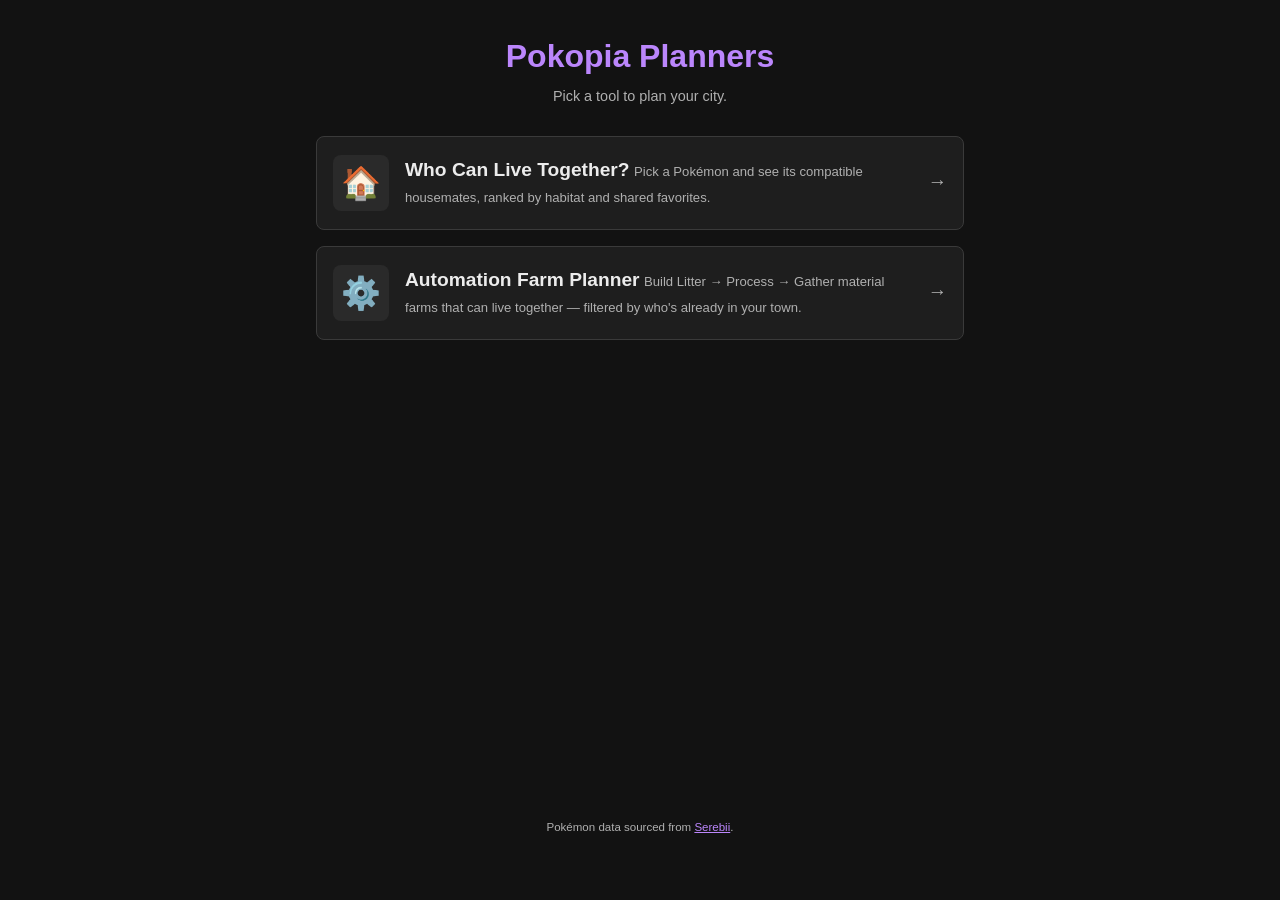
<file: standalone-pages/index.html>
<!DOCTYPE html>
<html lang="en">
<head>
  <meta charset="UTF-8">
  <meta name="viewport" content="width=device-width, initial-scale=1.0">
  <meta name="description" content="Pokopia planning tools — choose a planner: housemate compatibility or automation farms.">
  <title>Pokopia Planners</title>
  <link rel="stylesheet" href="styles.css">
  <style>
    /* ── Landing page (this page only) ──────────────────────── */
    .home {
      max-width: var(--page-max);
      margin: 0 auto;
      min-height: 100dvh;
      padding: 32px 16px 64px;
      display: flex;
      flex-direction: column;
    }
    .home-header { text-align: center; margin-bottom: 28px; }
    .home-title {
      font-size: 1.6rem; font-weight: 800;
      color: var(--color-accent);
      margin-bottom: 6px;
    }
    .home-subtitle { font-size: 0.9rem; color: var(--color-text-muted); }
    .home-cards { display: flex; flex-direction: column; gap: 16px; }
    .home-card {
      display: flex; align-items: center; gap: 16px;
      background: var(--color-surface);
      border: 1px solid var(--color-border);
      border-radius: var(--radius);
      padding: 18px 16px;
      min-height: var(--tap-min);
      text-decoration: none;
      color: inherit;
      transition: border-color 0.15s, transform 0.1s;
    }
    .home-card:hover, .home-card:focus-visible {
      border-color: var(--color-accent);
      outline: none;
      transform: translateY(-1px);
    }
    .home-card-icon {
      font-size: 2rem; line-height: 1;
      flex-shrink: 0;
      width: 56px; height: 56px;
      display: flex; align-items: center; justify-content: center;
      background: var(--color-surface2);
      border-radius: var(--radius);
    }
    .home-card-body { flex: 1; min-width: 0; }
    .home-card-title { font-size: 1.05rem; font-weight: 700; margin-bottom: 4px; }
    .home-card-desc { font-size: 0.82rem; color: var(--color-text-muted); line-height: 1.4; }
    .home-card-arrow { color: var(--color-text-muted); font-size: 1.2rem; flex-shrink: 0; }
    .home-footer {
      margin-top: auto; padding-top: 32px;
      text-align: center;
      font-size: 0.72rem; color: var(--color-text-muted);
    }
    .home-footer a { color: var(--color-accent); }
    @media (min-width: 640px) {
      .home-title { font-size: 2rem; }
      .home-card-title { font-size: 1.2rem; }
    }
  </style>
</head>
<body>
  <main class="home">
    <header class="home-header">
      <h1 class="home-title">Pokopia Planners</h1>
      <p class="home-subtitle">Pick a tool to plan your city.</p>
    </header>

    <nav class="home-cards" aria-label="Planner tools">
      <a class="home-card" href="compatibility.html">
        <span class="home-card-icon" aria-hidden="true">🏠</span>
        <span class="home-card-body">
          <span class="home-card-title">Who Can Live Together?</span>
          <span class="home-card-desc">Pick a Pokémon and see its compatible housemates, ranked by habitat and shared favorites.</span>
        </span>
        <span class="home-card-arrow" aria-hidden="true">&#8594;</span>
      </a>

      <a class="home-card" href="farm-planner.html">
        <span class="home-card-icon" aria-hidden="true">⚙️</span>
        <span class="home-card-body">
          <span class="home-card-title">Automation Farm Planner</span>
          <span class="home-card-desc">Build Litter → Process → Gather material farms that can live together — filtered by who's already in your town.</span>
        </span>
        <span class="home-card-arrow" aria-hidden="true">&#8594;</span>
      </a>
    </nav>

    <footer class="home-footer">
      Pokémon data sourced from <a href="https://www.serebii.net/pokemonpokopia/" rel="noreferrer">Serebii</a>.
    </footer>
  </main>
</body>
</html>
</file>
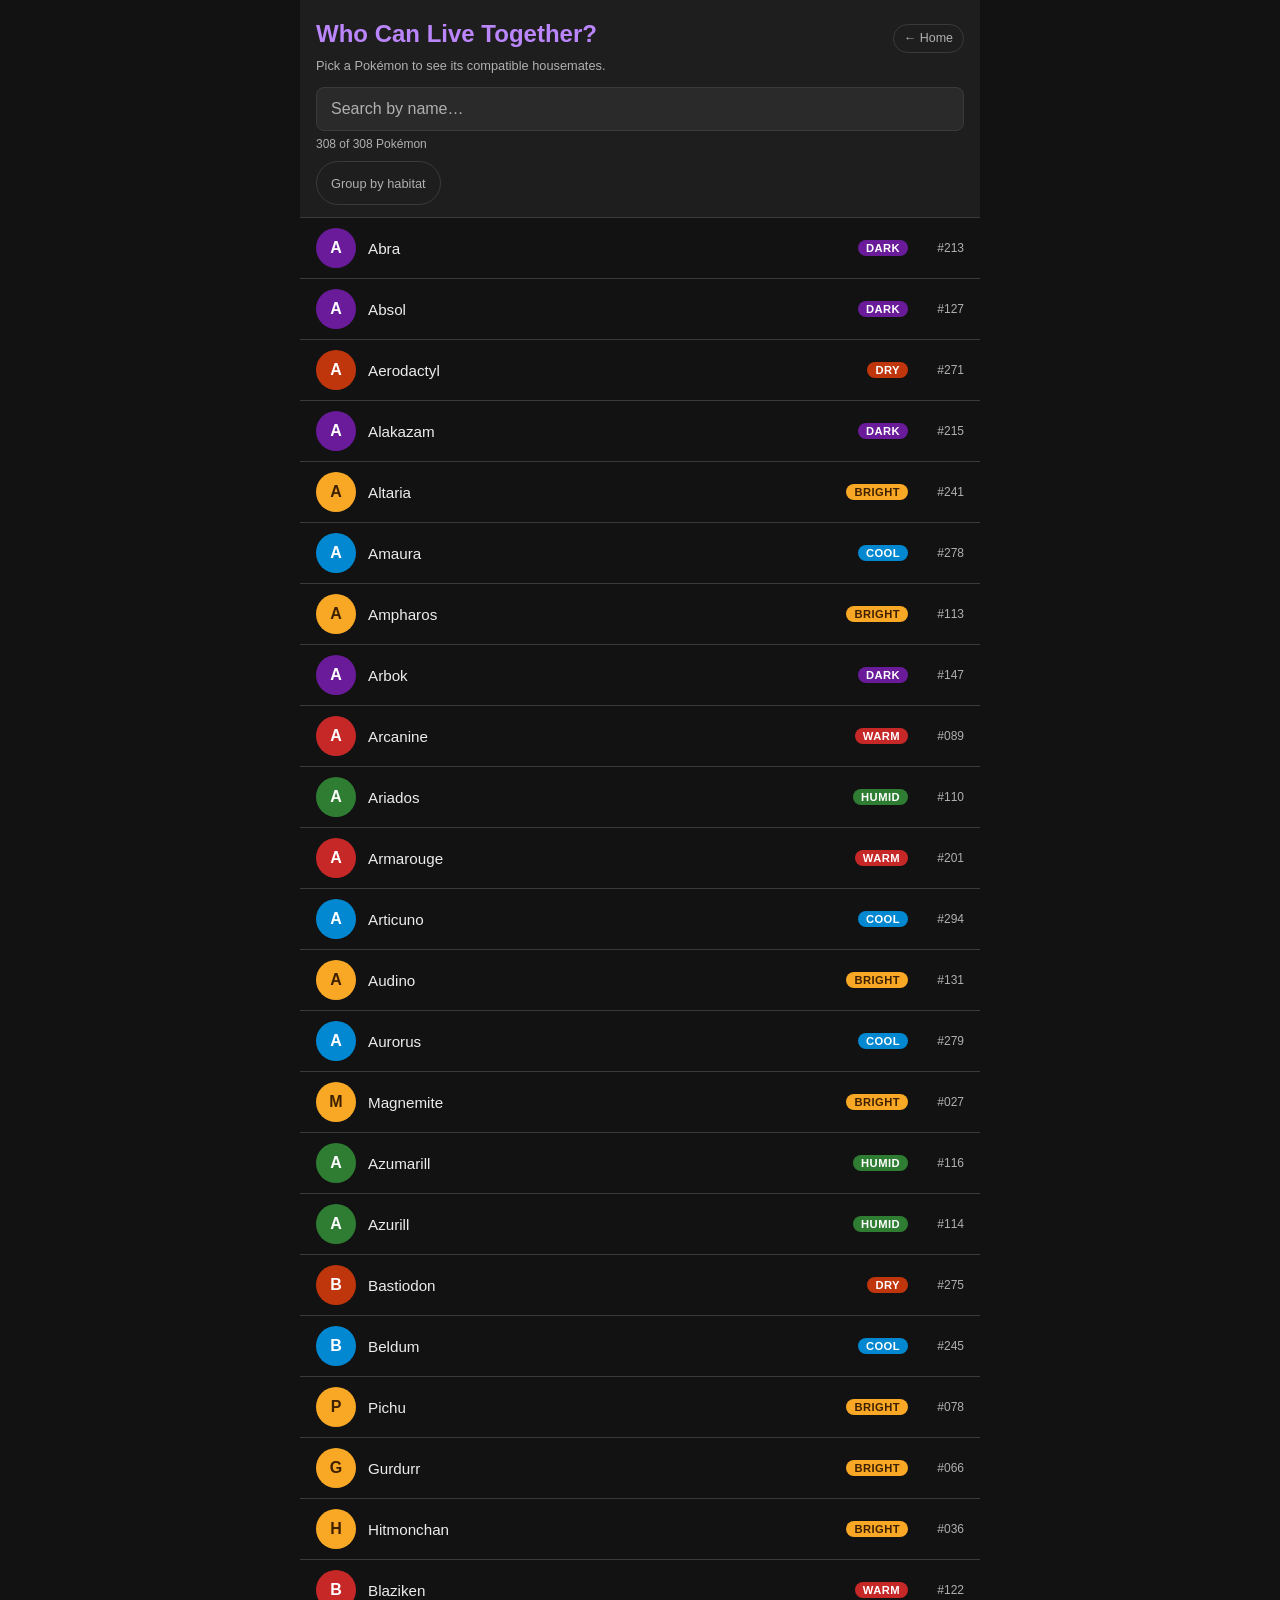
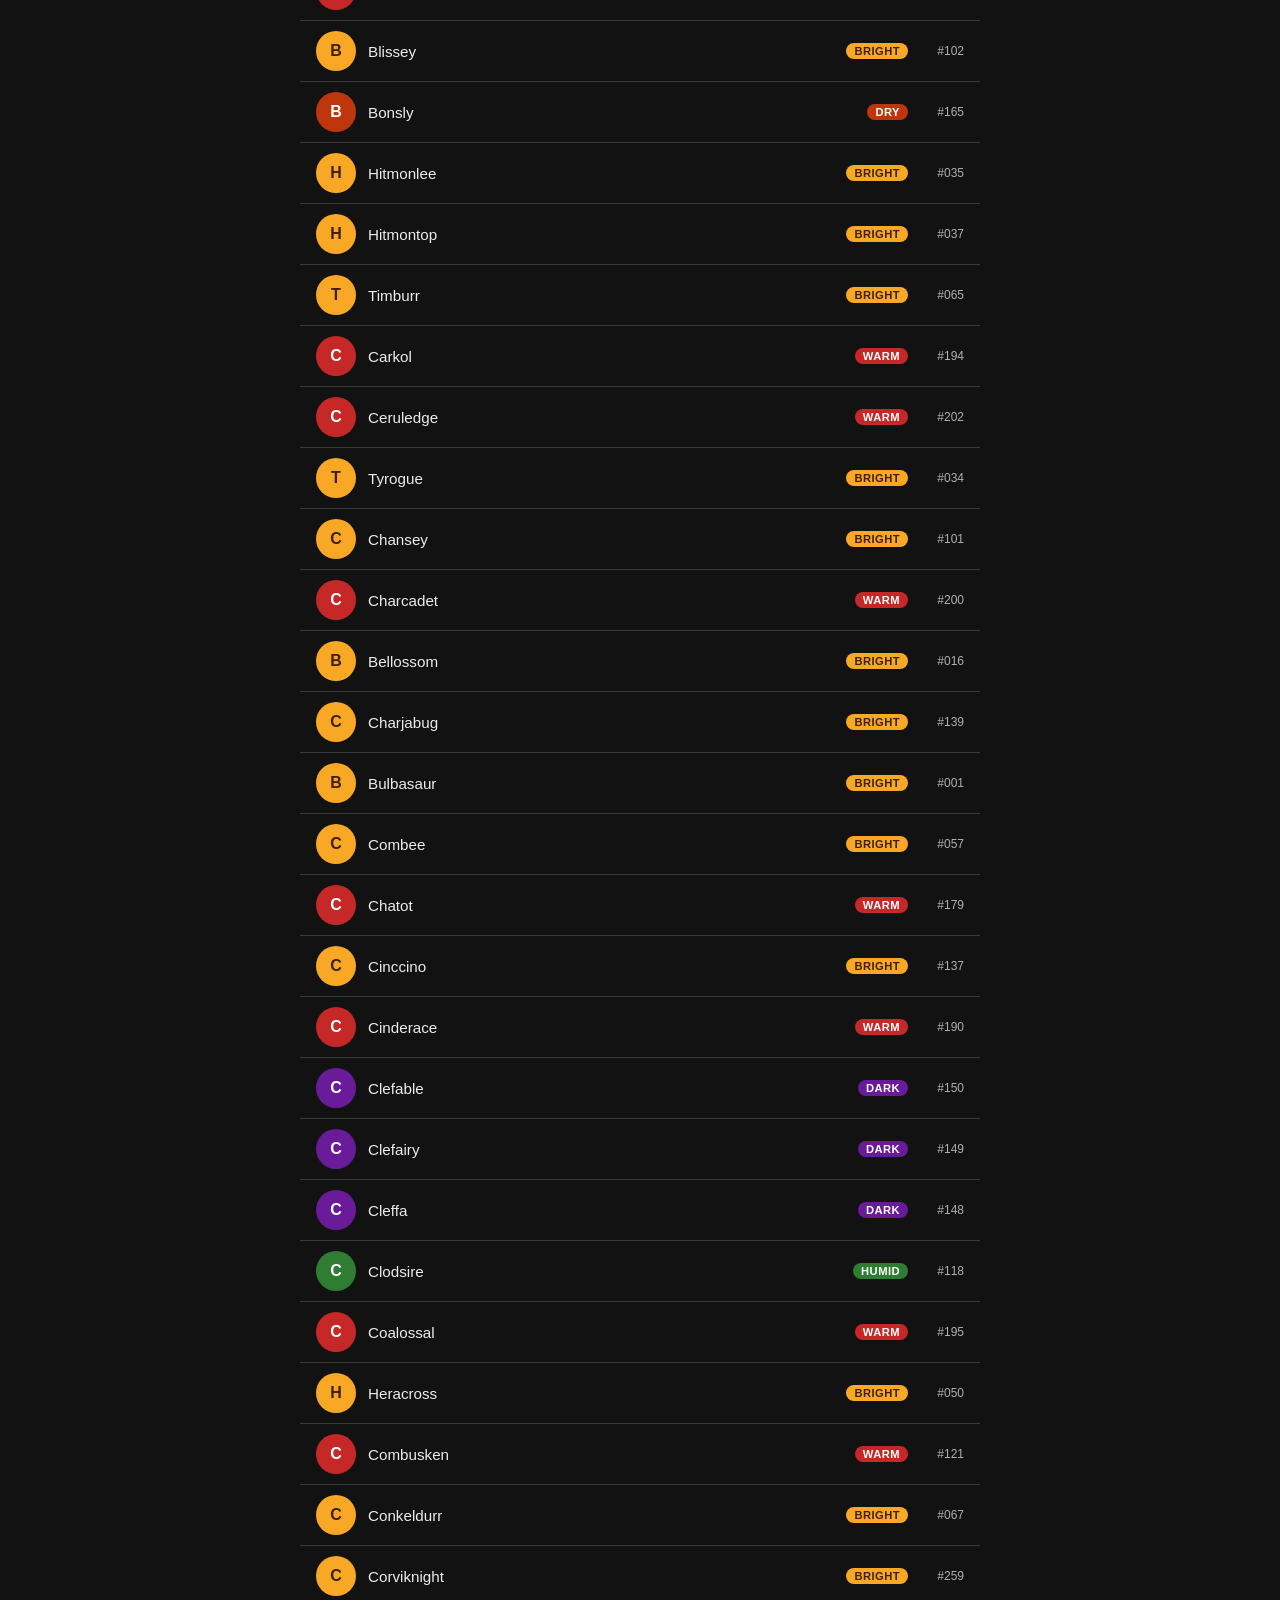
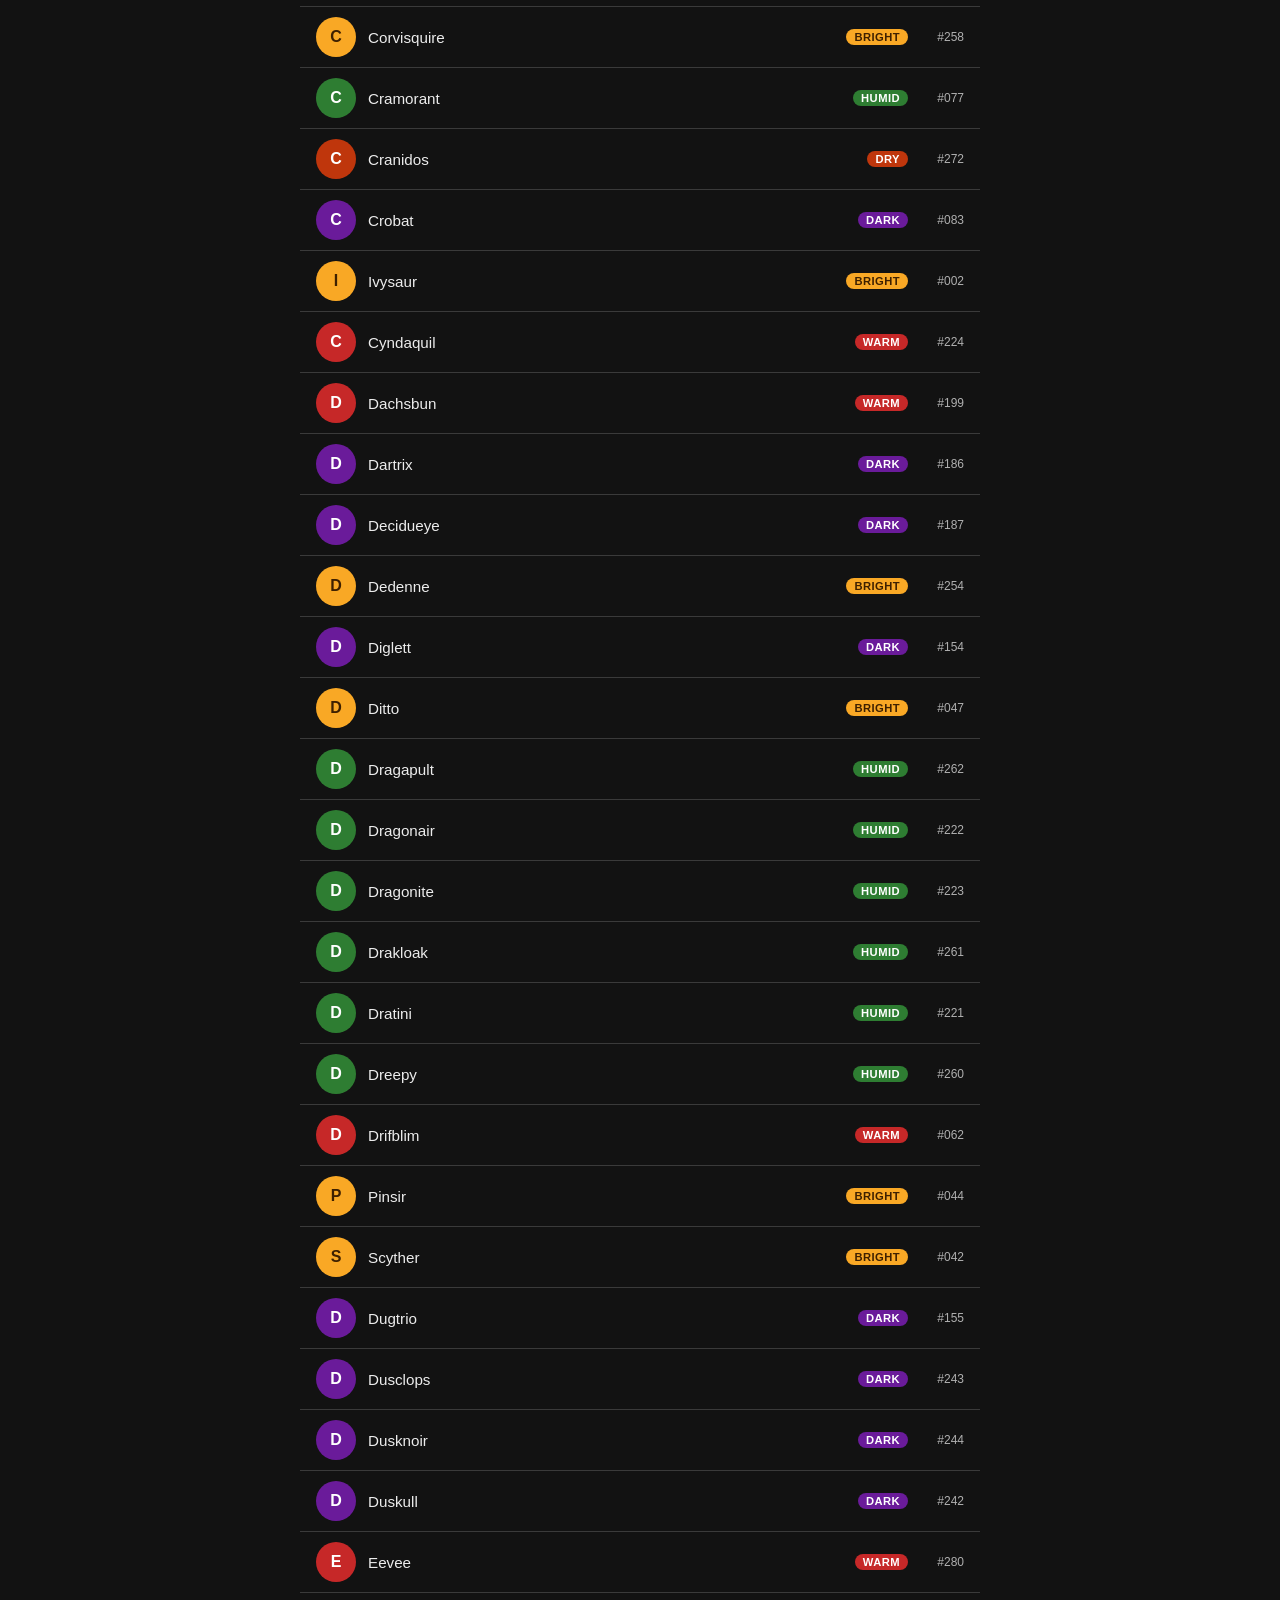
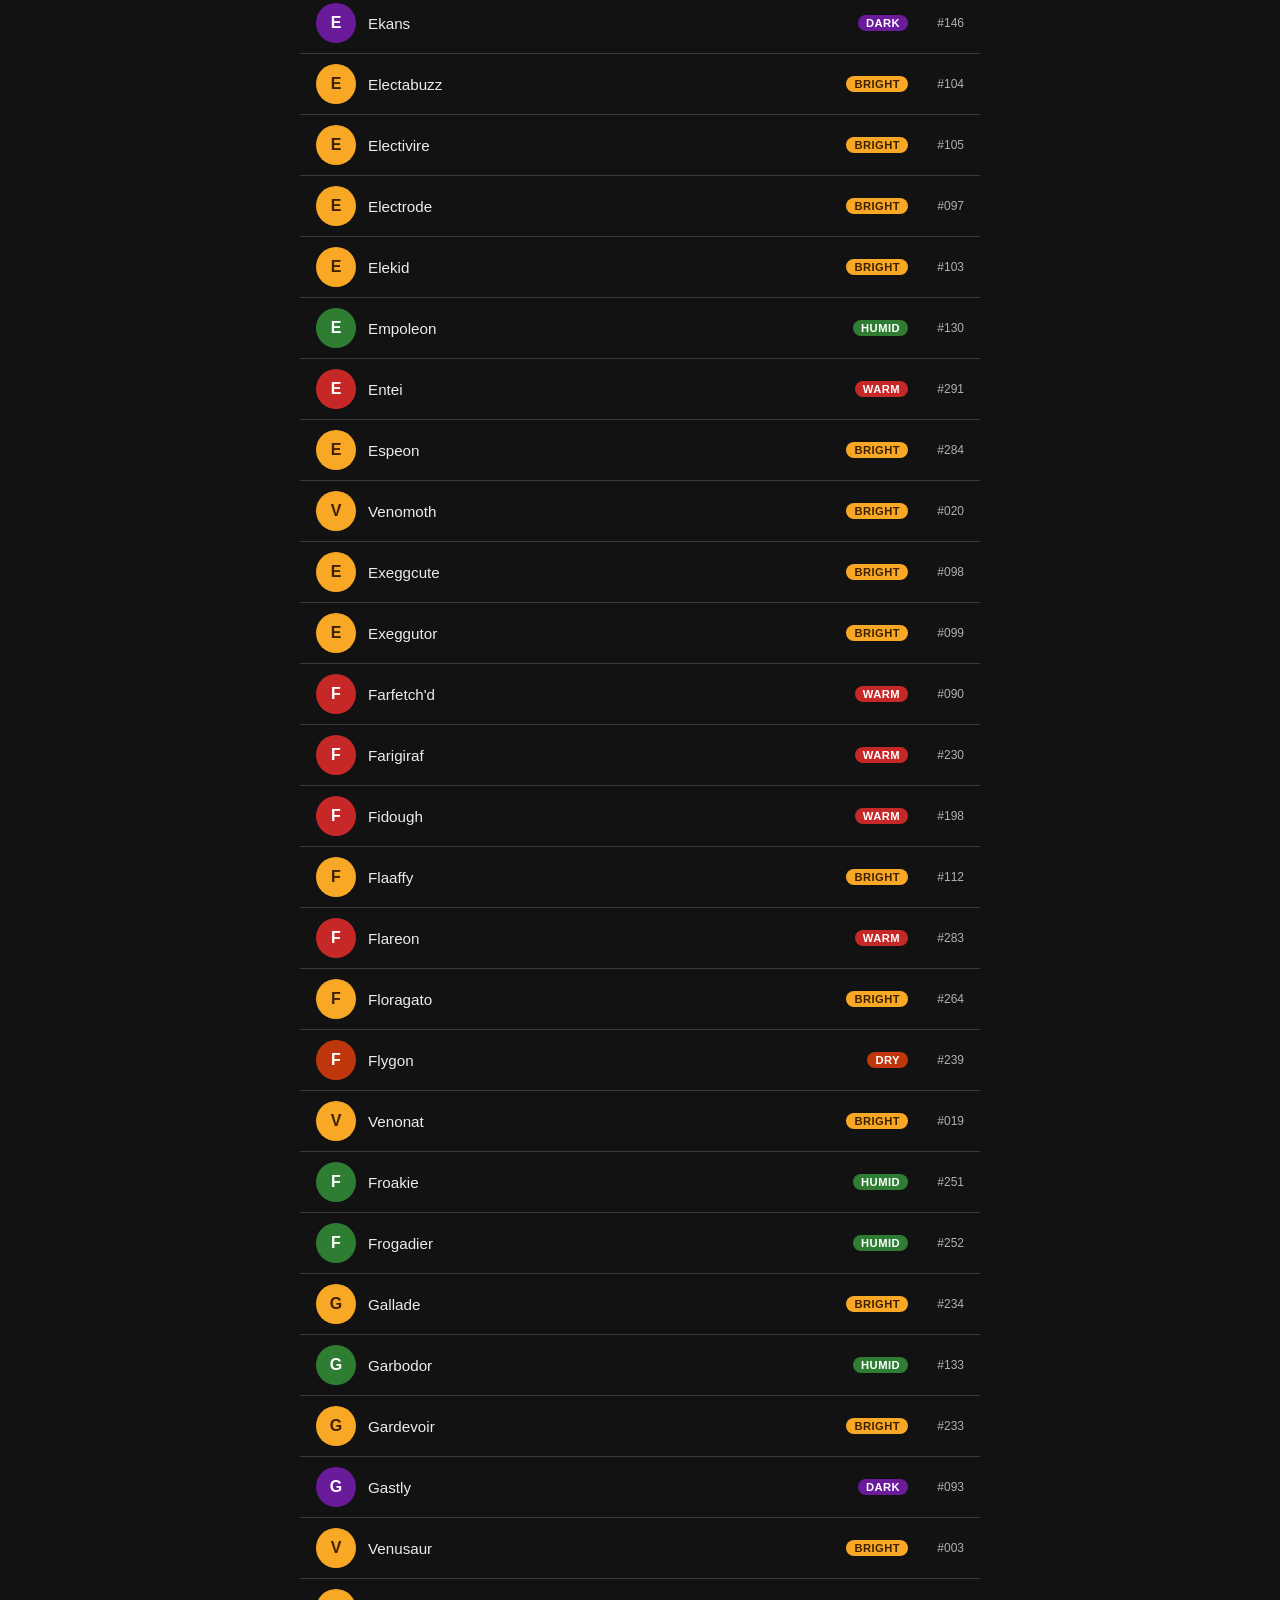
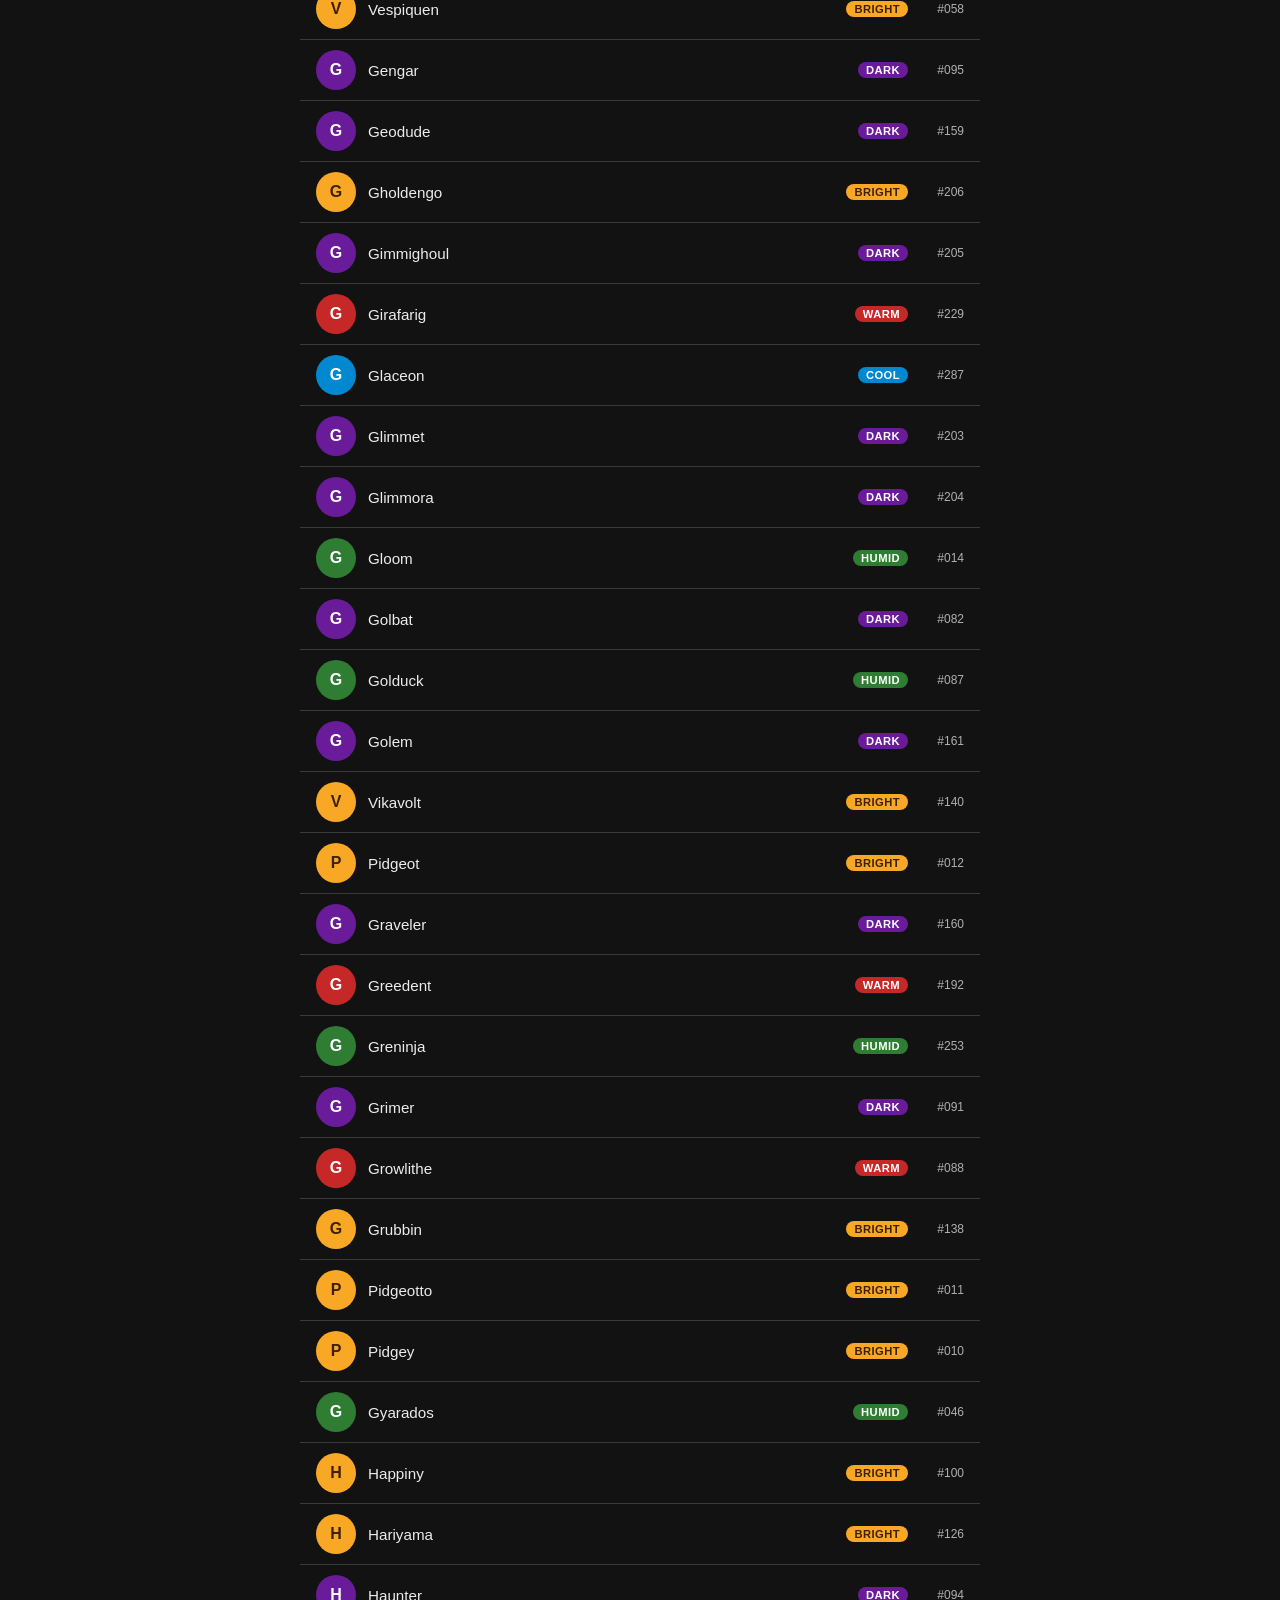
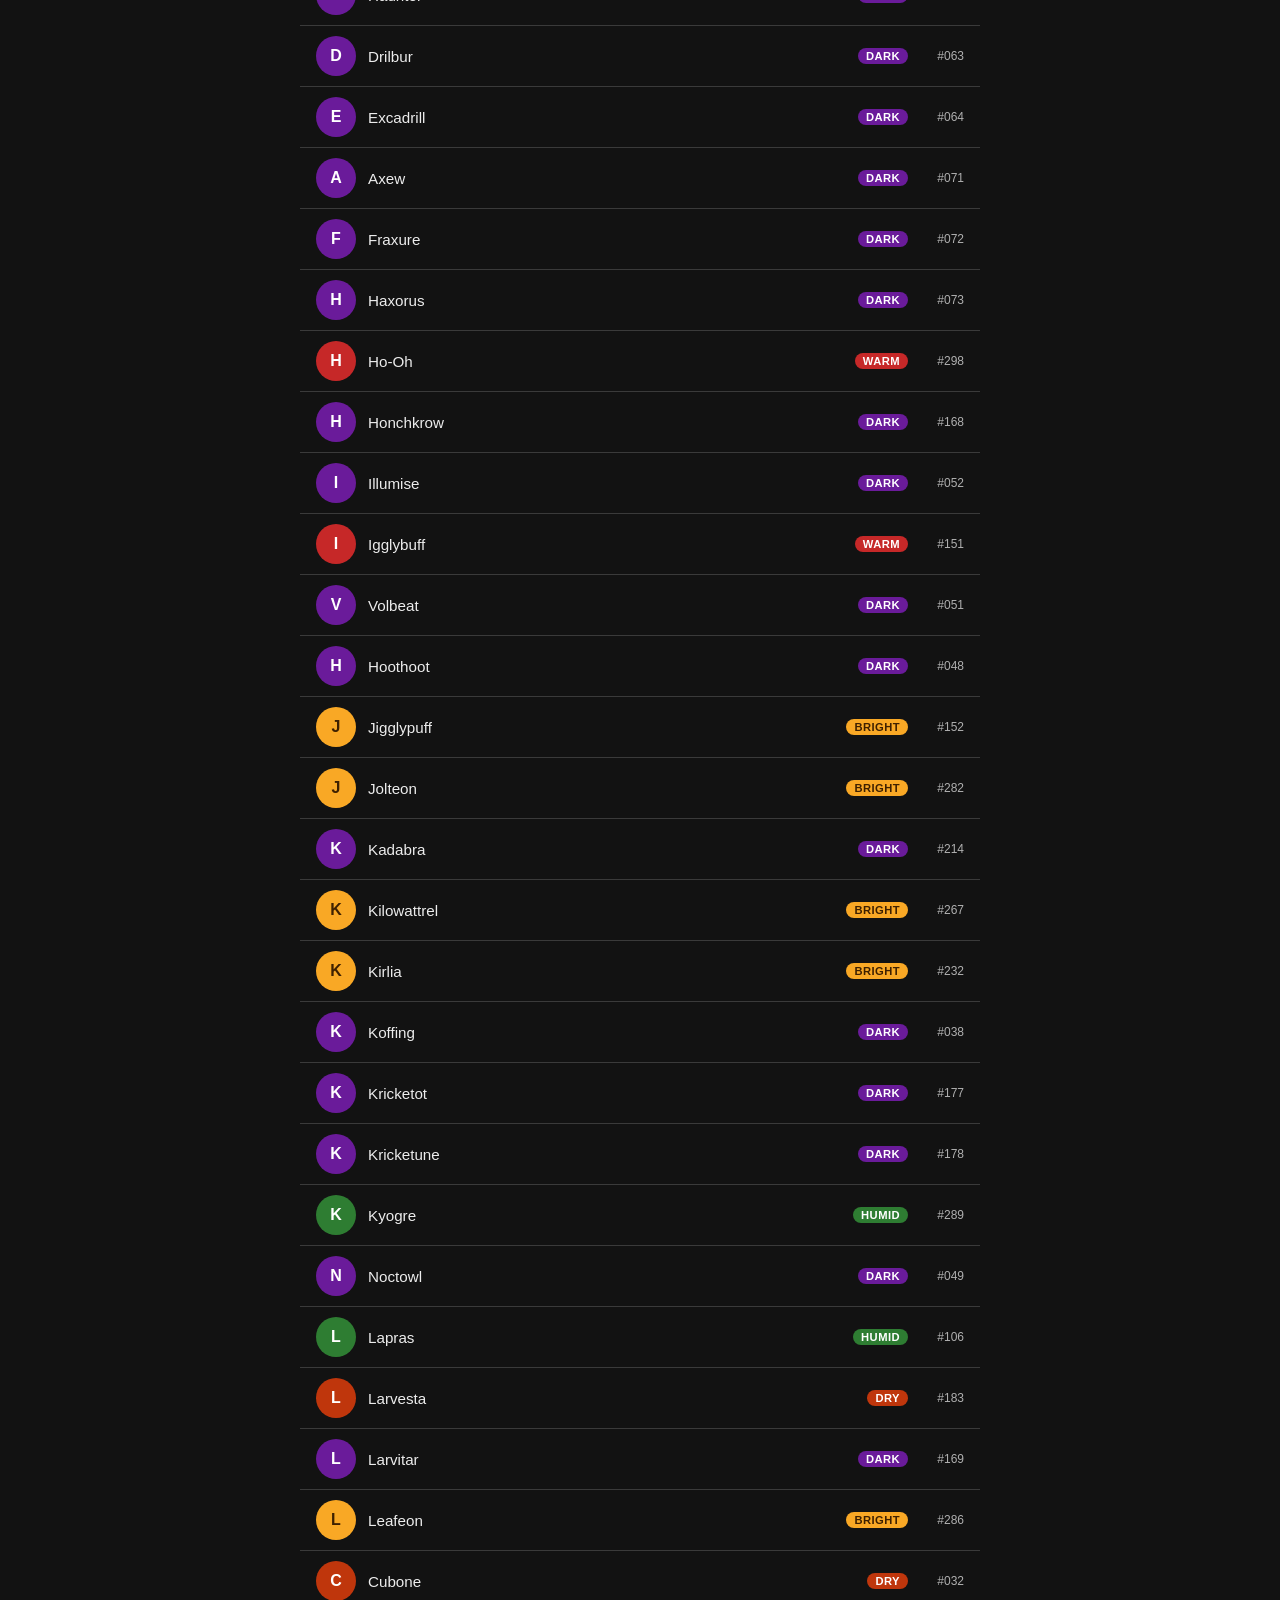
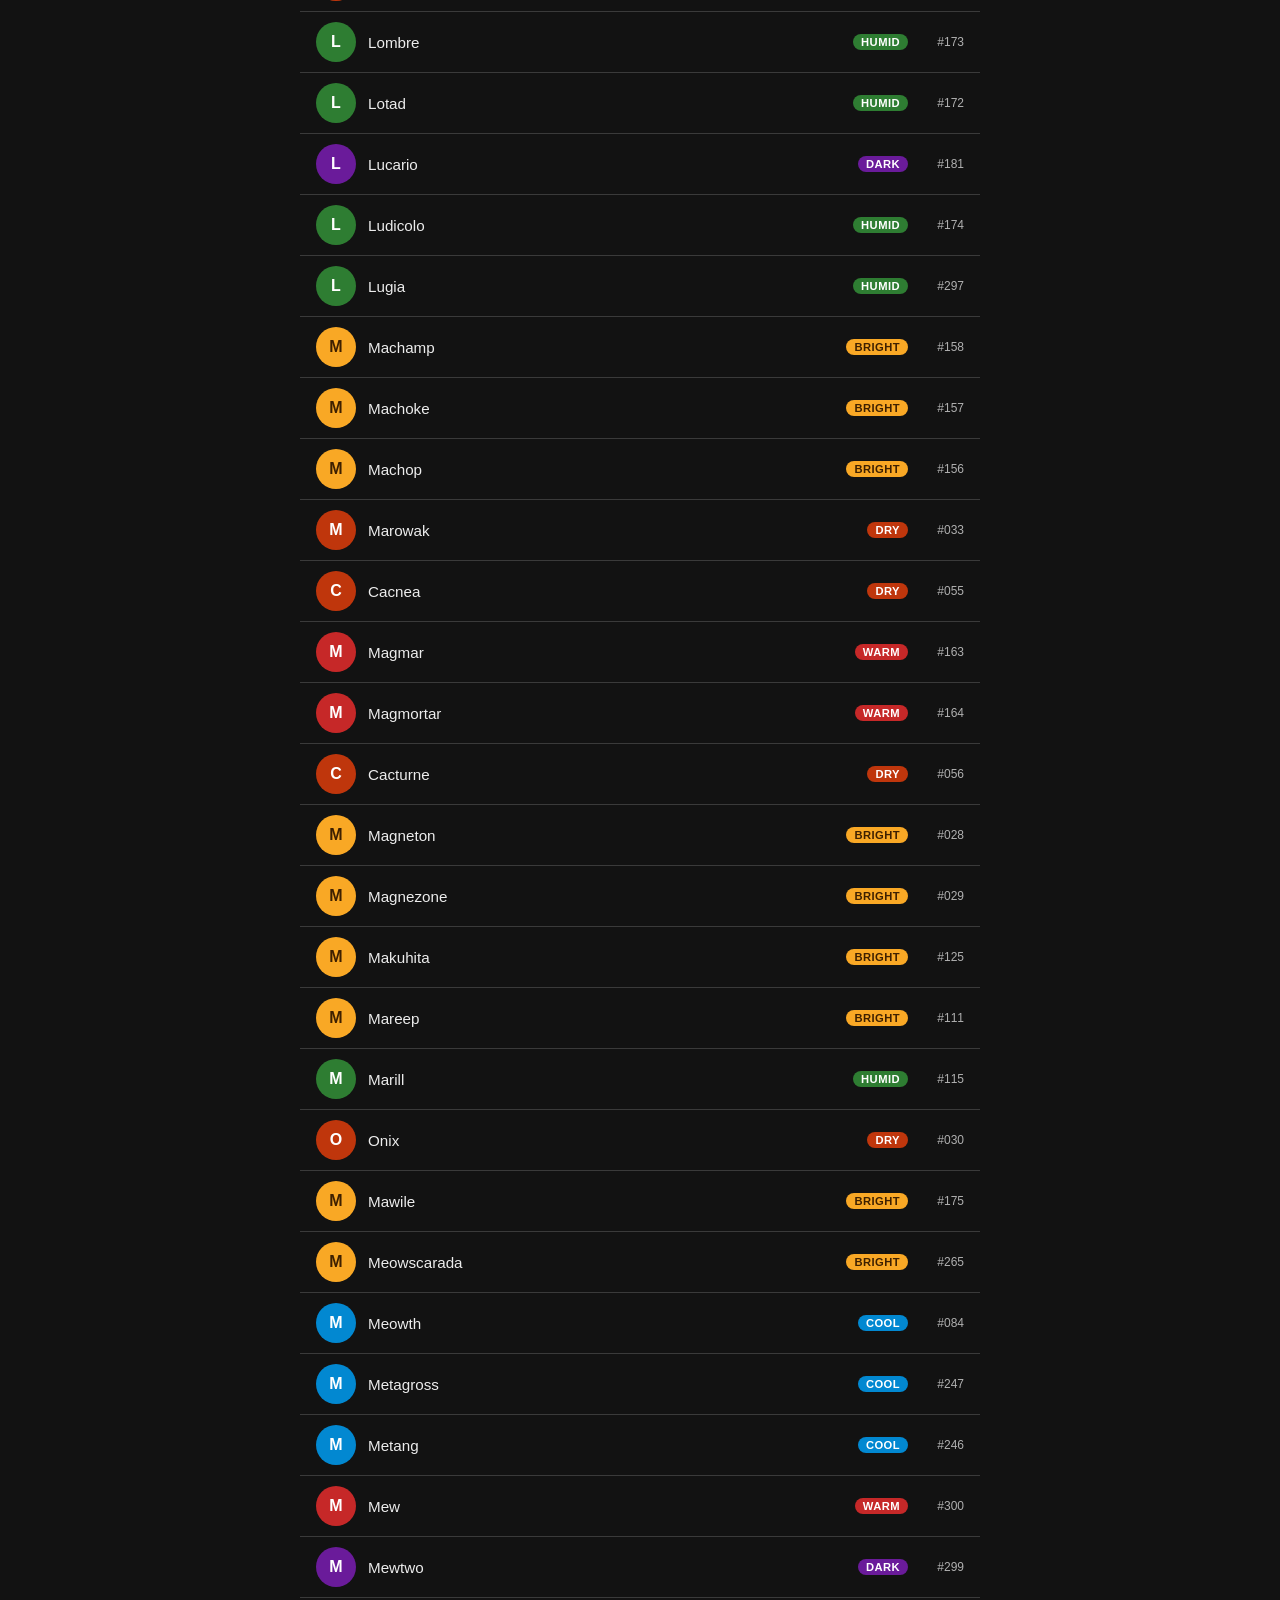
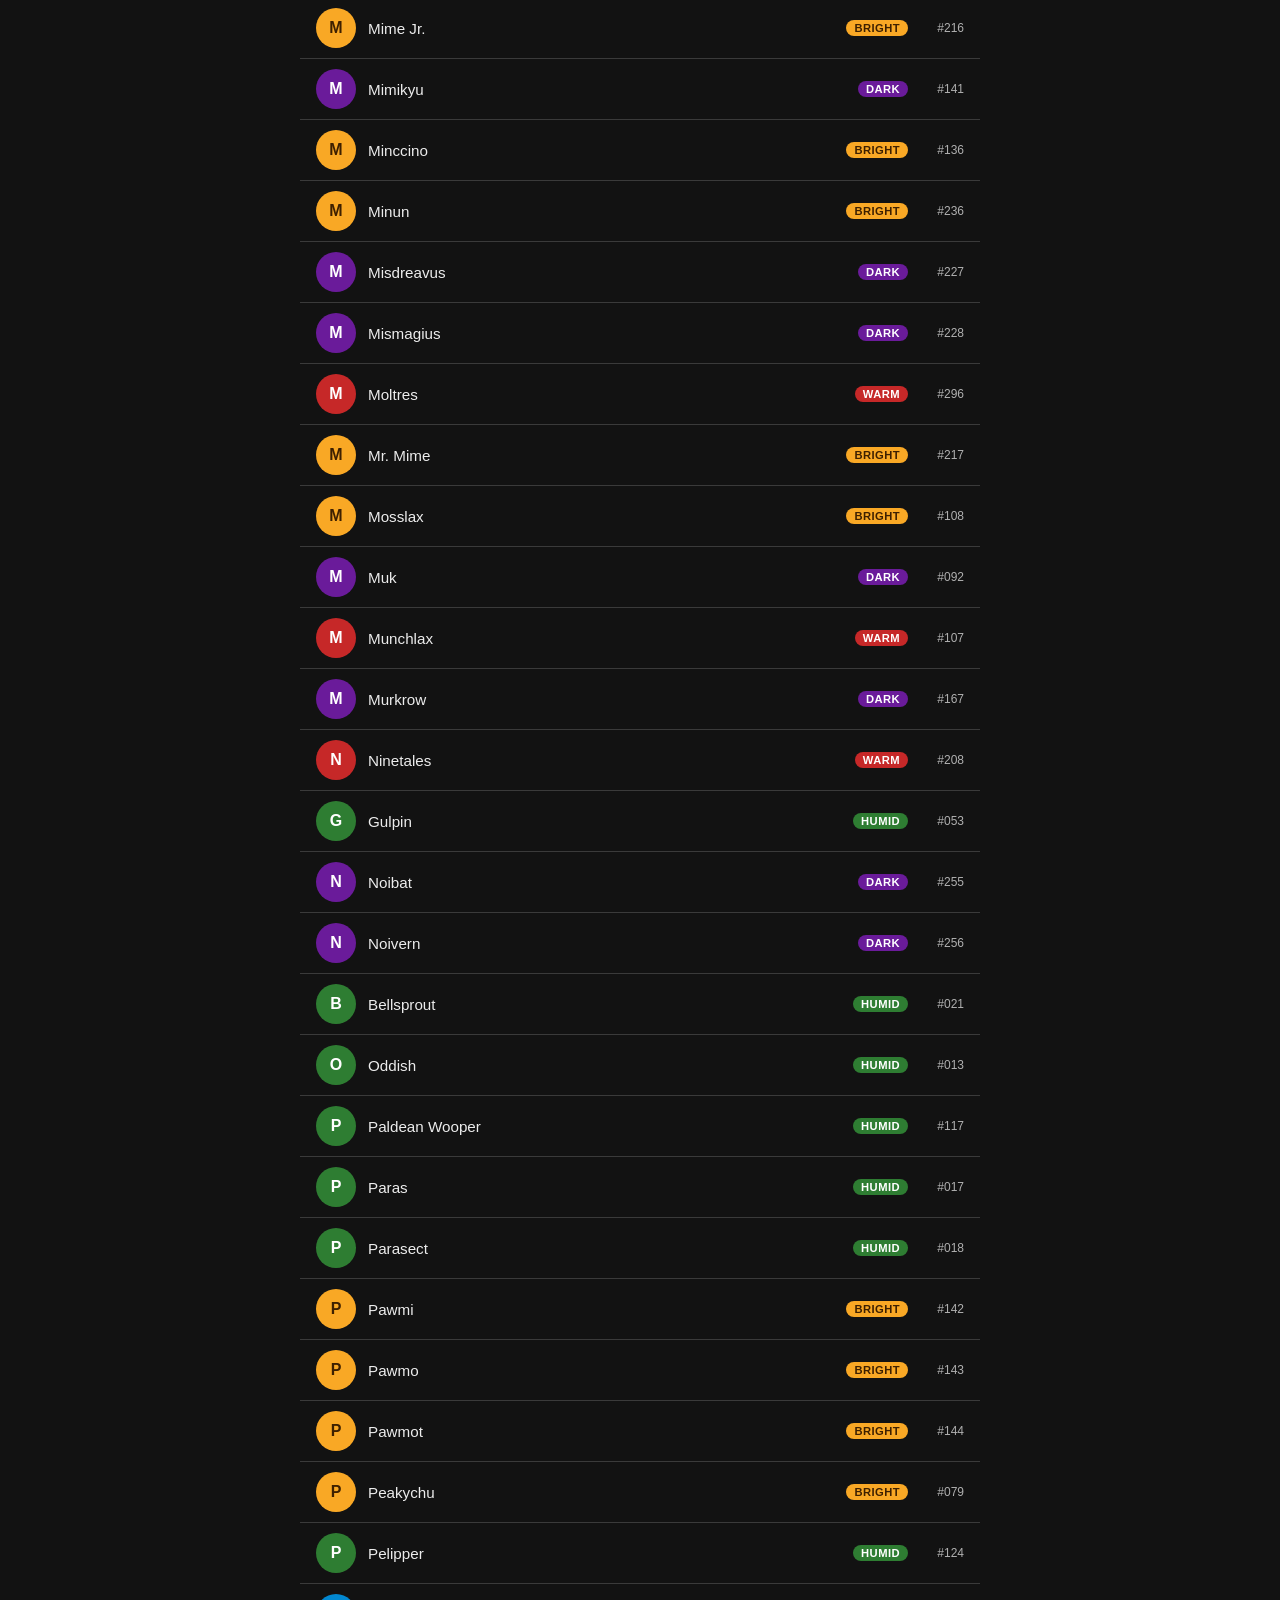
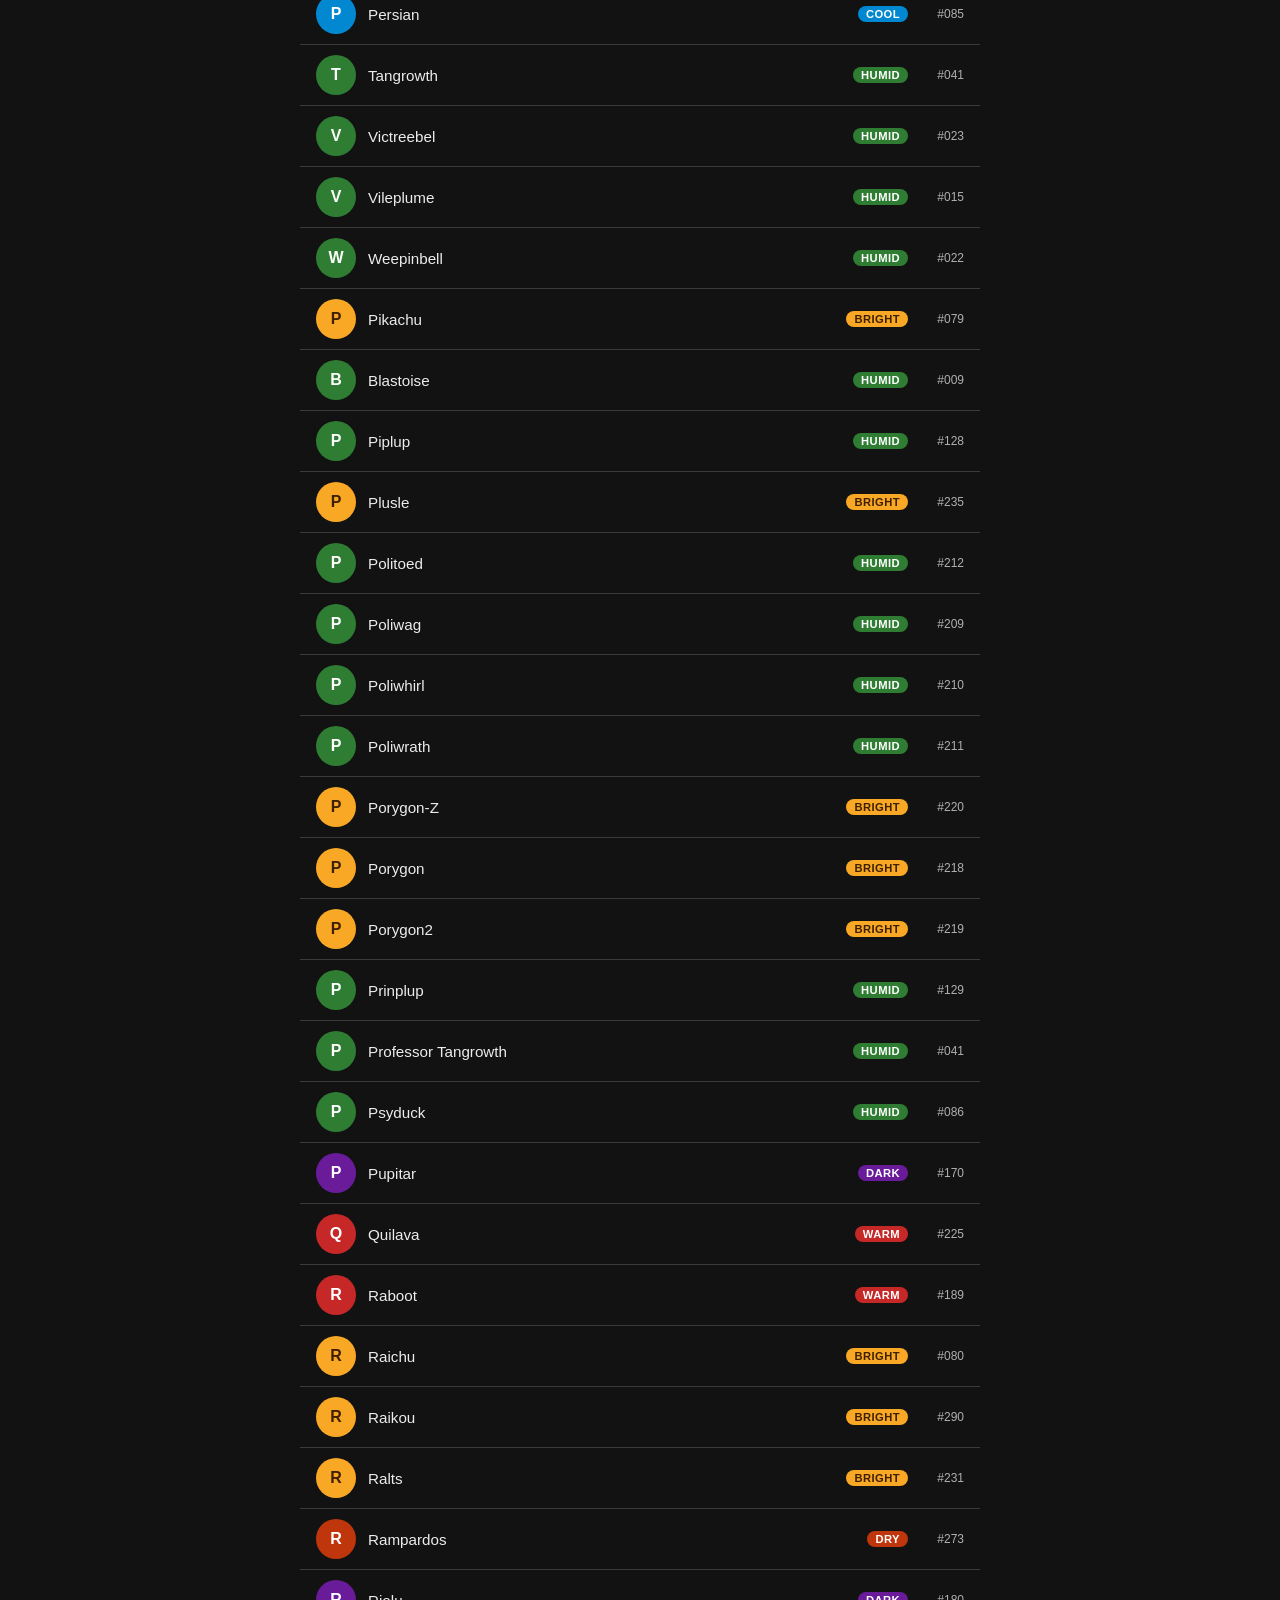
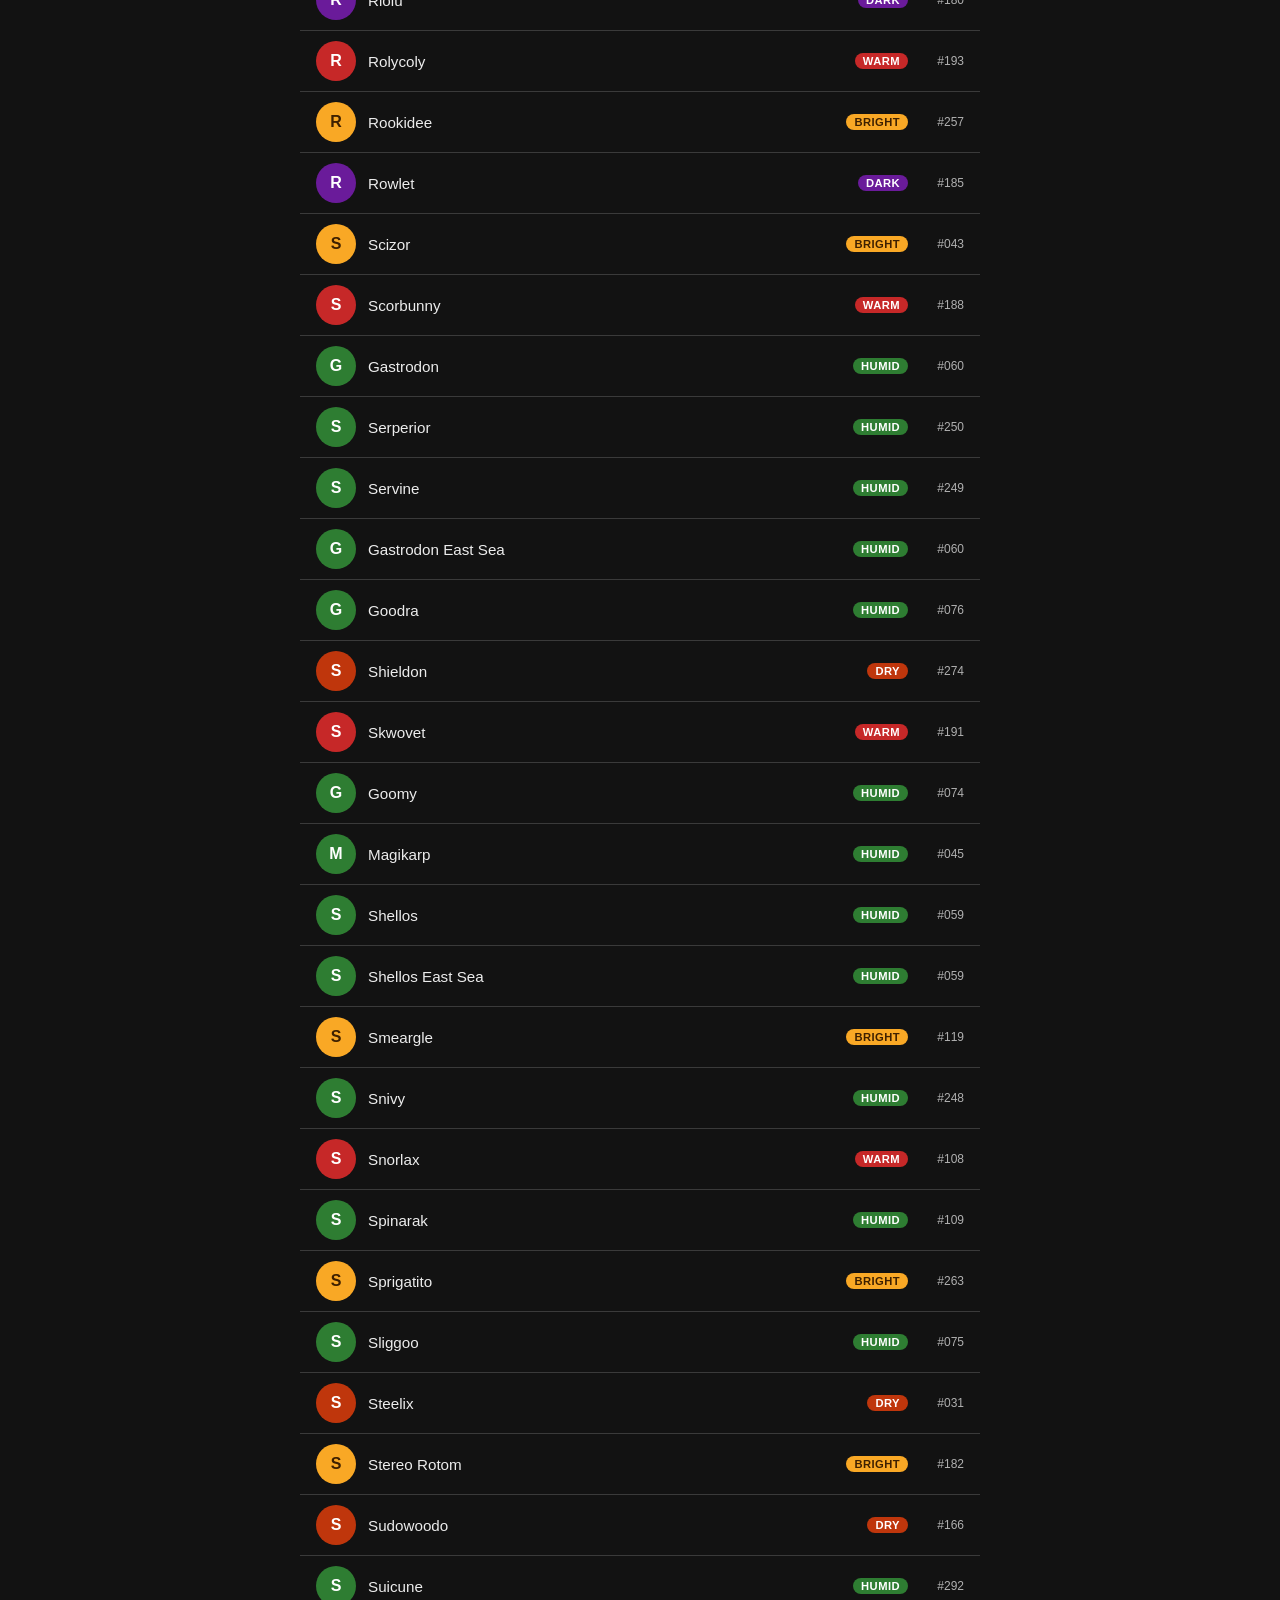
<file: standalone-pages/compatibility.html>
<!DOCTYPE html>
<html lang="en">
<head>
  <meta charset="UTF-8">
  <meta name="viewport" content="width=device-width, initial-scale=1.0">
  <meta name="description" content="Pokopia compatibility tool — find which Pokémon can live together by habitat and shared favorites.">
  <title>Who Can Live Together? — Pokopia</title>
  <link rel="stylesheet" href="styles.css">
</head>
<body>

  <!-- Loading overlay -->
  <div id="loading-overlay" class="loading-overlay" aria-live="polite" aria-label="Loading Pokopia data">
    <div class="spinner" aria-hidden="true"></div>
    <p class="loading-text">Loading Pokopia data…</p>
  </div>

  <!-- App root -->
  <div id="app" class="app hidden">

    <!-- ======================== SCREEN A — PICKER ======================== -->
    <div id="screen-picker" class="screen screen-picker">
      <header class="picker-header">
        <div class="site-titlebar">
          <h1 class="site-title">Who Can Live Together?</h1>
          <a class="btn-home" href="index.html" aria-label="Back to planner menu">&#8592; Home</a>
        </div>
        <p class="site-subtitle">Pick a Pokémon to see its compatible housemates.</p>
        <div class="search-wrap">
          <label for="search-input" class="sr-only">Search Pokémon by name</label>
          <input
            id="search-input"
            type="search"
            class="search-input"
            placeholder="Search by name…"
            autocomplete="off"
            spellcheck="false"
            aria-label="Search Pokémon by name"
          >
          <span id="result-count" class="result-count" aria-live="polite"></span>
        </div>
        <div class="picker-controls">
          <button id="group-toggle" class="btn-ghost" aria-pressed="false">
            Group by habitat
          </button>
        </div>
      </header>

      <main id="pokemon-list" class="pokemon-list" role="list" aria-label="Pokémon roster">
        <!-- Rows injected by app.js -->
      </main>
    </div>

    <!-- ======================== SCREEN B — DETAIL ======================== -->
    <div id="screen-detail" class="screen screen-detail hidden">

      <!-- Sticky header -->
      <header id="detail-header" class="detail-header sticky-header">
        <div class="header-row header-top">
          <button id="back-btn" class="btn-back" aria-label="Back to Pokémon list">
            <span aria-hidden="true">&#8592;</span> Back
          </button>
          <div class="header-pokemon-info">
            <span id="header-name" class="header-name"></span>
            <span id="header-habitat-badge" class="habitat-badge"></span>
            <span id="header-trade-star" class="trade-star hidden" title="Trade specialty — earns +50% value from matching gift items" aria-label="Trade specialty">&#9733;</span>
          </div>
        </div>
        <div class="header-row header-filter-row">
          <span class="filter-label">Show:</span>
          <div id="habitat-filter" class="filter-toggle-group" role="group" aria-label="Habitat compatibility filter">
            <button data-filter="compatible"   class="filter-btn active" aria-pressed="true">Compatible</button>
            <button data-filter="neutral"      class="filter-btn"        aria-pressed="false">Neutral</button>
            <button data-filter="incompatible" class="filter-btn"        aria-pressed="false">Incompatible</button>
          </div>
        </div>
      </header>

      <main class="detail-main">

        <!-- About card -->
        <section id="about-card" class="about-card card" aria-label="About this Pokémon">
          <div class="about-sprite-wrap">
            <div id="about-sprite-container" class="sprite-container sprite-large"></div>
          </div>
          <div class="about-info">
            <h2 id="about-name" class="about-name"></h2>
            <p id="habitat-line" class="habitat-line"></p>
            <div id="specialty-chips" class="chip-row chip-row-scroll" aria-label="Specialties"></div>
            <div id="about-favorites" class="about-favorites">
              <h3 class="favorites-heading">Favorites</h3>
              <div id="favorite-chips" class="chip-row chip-row-scroll" aria-label="Favorite items and flavors"></div>
              <p id="favorites-notice" class="favorites-notice hidden" role="alert"></p>
            </div>
          </div>
        </section>

        <!-- Tiers accordion -->
        <section id="tiers-section" class="tiers-section" aria-label="Compatibility tiers">
          <h2 class="tiers-heading">Compatibility by Shared Favorites</h2>
          <div id="tiers-container" class="tiers-container">
            <!-- Tiers injected by app.js -->
          </div>
        </section>

      </main>
    </div>

  </div><!-- /#app -->

  <!-- Item modal -->
  <div id="item-modal" class="modal-overlay hidden" role="dialog" aria-modal="true" aria-labelledby="modal-title">
    <div class="modal-box">
      <div class="modal-header">
        <h2 id="modal-title" class="modal-title"></h2>
        <button id="modal-close" class="modal-close-btn" aria-label="Close item list">&#10005;</button>
      </div>
      <div class="modal-table-wrap">
        <table id="modal-item-table" class="modal-item-table" aria-label="Items in this category">
          <thead>
            <tr>
              <th scope="col" class="item-cell-sprite">Item</th>
              <th scope="col" class="item-cell-name">Name</th>
              <th scope="col" class="item-cell-desc">Description</th>
              <th scope="col" class="item-cell-recipe">Recipe</th>
            </tr>
          </thead>
          <tbody id="modal-item-tbody"></tbody>
        </table>
      </div>
    </div>
  </div>

  <script src="data.js"></script>
  <script src="app.js"></script>
</body>
</html>
</file>
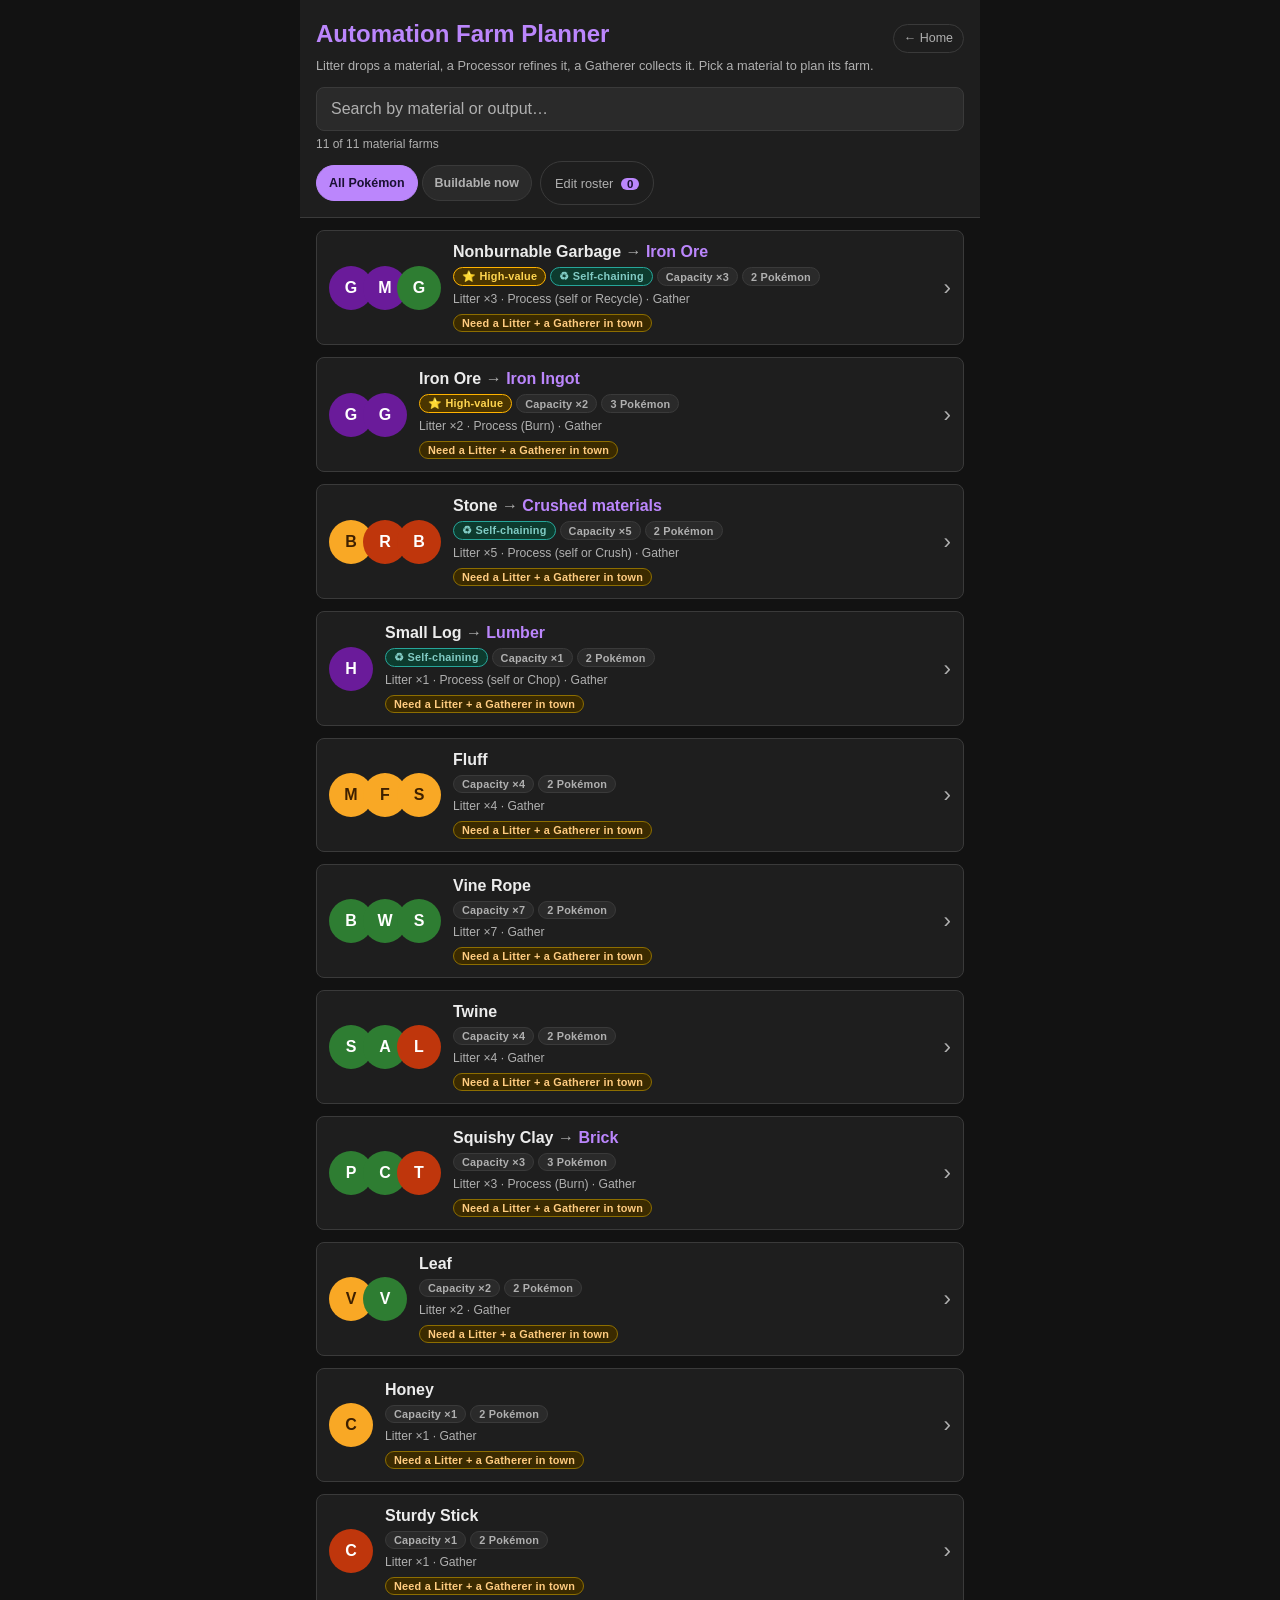
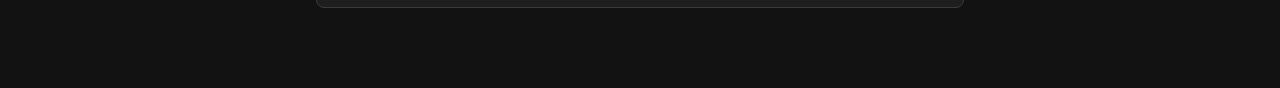
<file: standalone-pages/farm-planner.html>
<!DOCTYPE html>
<html lang="en">
<head>
  <meta charset="UTF-8">
  <meta name="viewport" content="width=device-width, initial-scale=1.0">
  <meta name="description" content="Pokopia automation farm planner — build Litter → Process → Gather material farms from Pokémon that can live together, filtered by your current roster.">
  <title>Automation Farm Planner — Pokopia</title>
  <link rel="stylesheet" href="styles.css">
  <link rel="stylesheet" href="farm-styles.css">
</head>
<body>

  <!-- Loading overlay -->
  <div id="loading-overlay" class="loading-overlay" aria-live="polite" aria-label="Loading Pokopia data">
    <div class="spinner" aria-hidden="true"></div>
    <p class="loading-text">Loading Pokopia data…</p>
  </div>

  <!-- App root -->
  <div id="app" class="app hidden">

    <!-- ======================== SCREEN A — FARM PICKER ======================== -->
    <div id="screen-picker" class="screen screen-picker">
      <header class="picker-header">
        <div class="site-titlebar">
          <h1 class="site-title">Automation Farm Planner</h1>
          <a class="btn-home" href="index.html" aria-label="Back to planner menu">&#8592; Home</a>
        </div>
        <p class="site-subtitle">Litter drops a material, a Processor refines it, a Gatherer collects it. Pick a material to plan its farm.</p>

        <div class="search-wrap">
          <label for="search-input" class="sr-only">Search by material or output</label>
          <input
            id="search-input"
            type="search"
            class="search-input"
            placeholder="Search by material or output…"
            autocomplete="off"
            spellcheck="false"
            aria-label="Search by material or output"
          >
          <span id="result-count" class="result-count" aria-live="polite"></span>
        </div>

        <div class="picker-controls">
          <div id="mode-toggle" class="filter-toggle-group" role="group" aria-label="Roster mode">
            <button data-mode="all"       class="filter-btn mode-btn active" aria-pressed="true">All Pokémon</button>
            <button data-mode="buildable" class="filter-btn mode-btn"        aria-pressed="false">Buildable now</button>
          </div>
          <button id="roster-btn" class="btn-ghost" type="button">
            Edit roster <span id="roster-count" class="roster-count-badge">0</span>
          </button>
        </div>
      </header>

      <main id="farm-list" class="farm-list" aria-label="Farm recommendations">
        <!-- Farm cards injected by farm-app.js -->
      </main>
    </div>

    <!-- ======================== SCREEN B — FARM DETAIL ======================== -->
    <div id="screen-detail" class="screen screen-detail hidden">

      <header id="detail-header" class="detail-header sticky-header">
        <div class="header-row header-top">
          <button id="back-btn" class="btn-back" aria-label="Back to farm list">
            <span aria-hidden="true">&#8592;</span> Back
          </button>
          <div class="header-pokemon-info">
            <span id="header-material" class="header-name"></span>
          </div>
        </div>
        <div id="header-badges" class="farm-badge-row" aria-label="Farm attributes"></div>
      </header>

      <main class="detail-main">
        <div id="chain-container" class="chain-container">
          <!-- Role sections injected by farm-app.js -->
        </div>

        <section id="farm-notes" class="card farm-notes" aria-label="Planning notes">
          <!-- Comfy + shared-infrastructure notes injected by farm-app.js -->
        </section>
      </main>

      <button id="scroll-top-btn" class="scroll-top-btn" type="button" aria-label="Scroll to top">&#8593;</button>
    </div>

  </div><!-- /#app -->

  <!-- Roster editor modal -->
  <div id="roster-modal" class="modal-overlay hidden" role="dialog" aria-modal="true" aria-labelledby="roster-modal-title">
    <div class="modal-box">
      <div class="modal-header">
        <h2 id="roster-modal-title" class="modal-title">Your roster</h2>
        <button id="roster-modal-close" class="modal-close-btn" aria-label="Close roster editor">&#10005;</button>
      </div>
      <div class="roster-modal-controls">
        <p class="roster-modal-hint">Tick the Pokémon already befriended in your town. Saved on this device.</p>
        <label for="roster-search" class="sr-only">Search Pokémon by name</label>
        <input
          id="roster-search"
          type="search"
          class="search-input"
          placeholder="Search Pokémon by name…"
          autocomplete="off"
          spellcheck="false"
        >
        <div class="roster-modal-actions">
          <span id="roster-modal-count" class="roster-modal-count"></span>
          <button id="roster-clear" class="btn-ghost" type="button">Clear all</button>
        </div>
      </div>
      <div class="modal-table-wrap">
        <div id="roster-list" class="roster-list" role="list" aria-label="All Pokémon"></div>
      </div>
    </div>
  </div>

  <!-- Pokémon detail modal -->
  <div id="pokemon-modal" class="modal-overlay hidden" role="dialog" aria-modal="true" aria-labelledby="pk-modal-title">
    <div class="modal-box pk-modal-box">
      <div class="modal-header">
        <span class="modal-grab" aria-hidden="true"></span>
        <h2 id="pk-modal-title" class="modal-title"></h2>
        <button id="pk-modal-close" class="modal-close-btn" aria-label="Close Pokémon details">&#10005;</button>
      </div>
      <div class="modal-table-wrap pk-modal-body">
        <div class="pk-modal-top">
          <div id="pk-modal-sprite" class="pk-modal-sprite"></div>
          <p id="pk-modal-habitat" class="habitat-line"></p>
        </div>
        <h3 class="pk-modal-subhead">Specialties</h3>
        <div id="pk-modal-specialties" class="chip-row" aria-label="Specialties"></div>
        <h3 class="pk-modal-subhead">Favorites</h3>
        <div id="pk-modal-favorites" class="chip-row" aria-label="Favorite items and flavors"></div>
        <p id="pk-modal-fav-notice" class="favorites-notice hidden" role="alert"></p>
      </div>
    </div>
  </div>

  <!-- Item-list modal -->
  <div id="item-modal" class="modal-overlay hidden" role="dialog" aria-modal="true" aria-labelledby="modal-title">
    <div class="modal-box">
      <div class="modal-header">
        <span class="modal-grab" aria-hidden="true"></span>
        <h2 id="modal-title" class="modal-title"></h2>
        <button id="modal-close" class="modal-close-btn" aria-label="Close item list">&#10005;</button>
      </div>
      <div class="modal-table-wrap">
        <table id="modal-item-table" class="modal-item-table" aria-label="Items in this category">
          <thead>
            <tr>
              <th scope="col" class="item-cell-sprite">Item</th>
              <th scope="col" class="item-cell-name">Name</th>
              <th scope="col" class="item-cell-desc">Description</th>
              <th scope="col" class="item-cell-recipe">Recipe</th>
            </tr>
          </thead>
          <tbody id="modal-item-tbody"></tbody>
        </table>
      </div>
    </div>
  </div>

  <script src="data.js"></script>
  <script src="farm-app.js"></script>
</body>
</html>
</file>
<file: standalone-pages/styles.css>
/* =========================================================
   Pokopia "Who Can Live Together?" — styles.css
   Mobile-first, vanilla CSS, no framework.
   ========================================================= */

/* ── Habitat color palette ──────────────────────────────────
   Bright  #F9A825  warm gold        (text: #3E2000)
   Cool    #0288D1  sky blue         (text: #fff)
   Dark    #6A1B9A  deep purple      (text: #fff)
   Dry     #BF360C  burnt orange     (text: #fff)
   Humid   #2E7D32  forest green     (text: #fff)
   Warm    #C62828  brick red        (text: #fff)
   ─────────────────────────────────────────────────────────── */

/* ── Compatibility state colors ─────────────────────────────
   Compatible    #2E7D32  green
   Neutral       #F57F17  amber
   Incompatible  #B71C1C  red
   ─────────────────────────────────────────────────────────── */

/* ── Reset & base ─────────────────────────────────────────── */
*, *::before, *::after { box-sizing: border-box; margin: 0; padding: 0; }

:root {
  /* Tell the UA to render form controls, scrollbars, and any
     default-styled text in dark mode. Without this, native widgets
     (search input value/placeholder, clear button, scrollbars) fall
     back to light-mode defaults — i.e. black text on our dark bg. */
  color-scheme: dark;

  --color-bg:          #121212;
  --color-surface:     #1E1E1E;
  --color-surface2:    #2A2A2A;
  --color-border:      #3A3A3A;
  --color-text:        #ECECEC;
  --color-text-muted:  #B0B0B0;
  --color-accent:      #BB86FC;

  /* Habitat badge colors */
  --hab-bright-bg:  #F9A825; --hab-bright-text: #3E2000;
  --hab-cool-bg:    #0288D1; --hab-cool-text:   #fff;
  --hab-dark-bg:    #6A1B9A; --hab-dark-text:   #fff;
  --hab-dry-bg:     #BF360C; --hab-dry-text:    #fff;
  --hab-humid-bg:   #2E7D32; --hab-humid-text:  #fff;
  --hab-warm-bg:    #C62828; --hab-warm-text:   #fff;

  /* Compat state colors */
  --compat-compatible:   #388E3C;
  --compat-neutral:      #F57F17;
  --compat-incompatible: #B71C1C;

  /* Spacing */
  --radius: 8px;
  --radius-pill: 999px;
  --tap-min: 44px;   /* minimum tap target */
  --page-max: 680px; /* desktop cap */
  --header-h: 110px; /* approximate sticky header height; updated by JS */
}

html { font-size: 16px; }
body {
  background: var(--color-bg);
  color: var(--color-text);
  font-family: -apple-system, BlinkMacSystemFont, "Segoe UI", Roboto, Helvetica, Arial, sans-serif;
  line-height: 1.5;
  min-height: 100dvh;
}

/* ── Utility ──────────────────────────────────────────────── */
.hidden { display: none !important; }
.sr-only {
  position: absolute; width: 1px; height: 1px;
  padding: 0; margin: -1px; overflow: hidden;
  clip: rect(0,0,0,0); white-space: nowrap; border: 0;
}

/* ── App wrapper ──────────────────────────────────────────── */
.app {
  max-width: var(--page-max);
  margin: 0 auto;
  min-height: 100dvh;
  position: relative;
}

/* ── Loading overlay ──────────────────────────────────────── */
.loading-overlay {
  position: fixed; inset: 0; z-index: 999;
  background: var(--color-bg);
  display: flex; flex-direction: column;
  align-items: center; justify-content: center;
  gap: 20px;
}
.spinner {
  width: 48px; height: 48px;
  border: 4px solid var(--color-border);
  border-top-color: var(--color-accent);
  border-radius: 50%;
  animation: spin 0.8s linear infinite;
}
@keyframes spin { to { transform: rotate(360deg); } }
.loading-text { color: var(--color-text-muted); font-size: 0.9rem; }

/* ── Screens ──────────────────────────────────────────────── */
.screen { min-height: 100dvh; }

/* ── Screen A — Picker ────────────────────────────────────── */
.picker-header {
  background: var(--color-surface);
  border-bottom: 1px solid var(--color-border);
  padding: 16px 16px 12px;
  position: sticky; top: 0; z-index: 10;
}
.site-title {
  font-size: 1.3rem; font-weight: 700;
  color: var(--color-accent);
  margin-bottom: 2px;
}
.site-subtitle {
  font-size: 0.8rem; color: var(--color-text-muted);
  margin-bottom: 12px;
}

/* Title row with a "Home" link back to the planner menu (shared by tools) */
.site-titlebar {
  display: flex; align-items: baseline; justify-content: space-between;
  gap: 12px; margin-bottom: 2px;
}
.btn-home {
  flex-shrink: 0;
  font-size: 0.78rem;
  color: var(--color-text-muted);
  text-decoration: none;
  border: 1px solid var(--color-border);
  border-radius: var(--radius-pill);
  padding: 4px 10px;
  white-space: nowrap;
  transition: border-color 0.15s, color 0.15s;
}
.btn-home:hover, .btn-home:focus-visible { border-color: var(--color-accent); color: var(--color-accent); }
.search-wrap { position: relative; margin-bottom: 8px; }
.search-input {
  width: 100%;
  background: var(--color-surface2);
  border: 1px solid var(--color-border);
  border-radius: var(--radius);
  color: var(--color-text);
  font-size: 1rem;
  padding: 10px 14px;
  outline: none;
  min-height: var(--tap-min);
  appearance: none;
  -webkit-appearance: none;
  color-scheme: dark;
}
/* Keep the native search clear ("×") button visible on dark bg */
.search-input::-webkit-search-cancel-button { filter: invert(0.8); }
.search-input:focus { border-color: var(--color-accent); }
.search-input::placeholder { color: var(--color-text-muted); }
.result-count {
  display: block;
  font-size: 0.75rem;
  color: var(--color-text-muted);
  margin-top: 4px;
}
.picker-controls { display: flex; gap: 8px; }
.btn-ghost {
  background: transparent;
  border: 1px solid var(--color-border);
  color: var(--color-text-muted);
  border-radius: var(--radius-pill);
  padding: 6px 14px;
  font-size: 0.8rem;
  cursor: pointer;
  min-height: var(--tap-min);
  transition: border-color 0.15s, color 0.15s;
}
.btn-ghost:hover, .btn-ghost[aria-pressed="true"] {
  border-color: var(--color-accent);
  color: var(--color-accent);
}

/* Pokémon list */
.pokemon-list { padding: 0 0 80px; }

/* Habitat group header */
.habitat-group-header {
  display: flex; align-items: center; gap: 8px;
  padding: 10px 16px 6px;
  font-size: 0.75rem; font-weight: 700;
  text-transform: uppercase; letter-spacing: 0.05em;
  color: var(--color-text-muted);
  border-bottom: 1px solid var(--color-border);
  position: sticky; top: 0; /* within list scroll; overridden by picker header */
  background: var(--color-bg);
  cursor: pointer;
  user-select: none;
}
.habitat-group-header .habitat-badge { font-size: 0.7rem; }
.habitat-group-header .group-count { margin-left: auto; }
.habitat-group-body.collapsed { display: none; }

/* Pokémon row */
.pokemon-row {
  display: flex; align-items: center;
  gap: 12px;
  padding: 10px 16px;
  border-bottom: 1px solid var(--color-border);
  cursor: pointer;
  min-height: var(--tap-min);
  transition: background 0.1s;
  text-decoration: none;
  color: inherit;
  width: 100%;
  background: none;
  border-left: none; border-right: none; border-top: none;
  text-align: left;
}
.pokemon-row:hover, .pokemon-row:focus-visible {
  background: var(--color-surface);
  outline: 2px solid var(--color-accent);
  outline-offset: -2px;
}
.pokemon-row-name {
  flex: 1;
  font-size: 0.95rem;
  font-weight: 500;
}
.pokemon-row-dex {
  font-size: 0.75rem;
  color: var(--color-text-muted);
  min-width: 44px;
  text-align: right;
}

/* ── Sprite / Monogram ────────────────────────────────────── */
.sprite-container {
  position: relative;
  flex-shrink: 0;
}
.sprite-container.sprite-small { width: 40px; height: 40px; }
.sprite-container.sprite-large { width: 72px; height: 72px; }

.sprite-img {
  width: 100%; height: 100%;
  object-fit: contain;
  border-radius: 50%;
  display: block;
}
.sprite-img.loading { opacity: 0; }
.sprite-img.loaded  { opacity: 1; transition: opacity 0.2s; }

.sprite-fallback {
  width: 100%; height: 100%;
  border-radius: 50%;
  display: flex; align-items: center; justify-content: center;
  font-size: 1rem; font-weight: 700;
  flex-shrink: 0;
}
.sprite-shimmer {
  position: absolute; inset: 0;
  border-radius: 50%;
  background: linear-gradient(90deg, var(--color-surface2) 25%, var(--color-surface) 50%, var(--color-surface2) 75%);
  background-size: 200% 100%;
  animation: shimmer 1.2s infinite;
}
@keyframes shimmer {
  0%   { background-position: 200% 0; }
  100% { background-position: -200% 0; }
}
.sprite-fallback.sprite-Bright { background: var(--hab-bright-bg); color: var(--hab-bright-text); }
.sprite-fallback.sprite-Cool   { background: var(--hab-cool-bg);   color: var(--hab-cool-text); }
.sprite-fallback.sprite-Dark   { background: var(--hab-dark-bg);   color: var(--hab-dark-text); }
.sprite-fallback.sprite-Dry    { background: var(--hab-dry-bg);    color: var(--hab-dry-text); }
.sprite-fallback.sprite-Humid  { background: var(--hab-humid-bg);  color: var(--hab-humid-text); }
.sprite-fallback.sprite-Warm   { background: var(--hab-warm-bg);   color: var(--hab-warm-text); }

/* ── Habitat badge ────────────────────────────────────────── */
.habitat-badge {
  display: inline-block;
  padding: 2px 8px;
  border-radius: var(--radius-pill);
  font-size: 0.7rem; font-weight: 700;
  text-transform: uppercase; letter-spacing: 0.04em;
  white-space: nowrap;
}
.badge-Bright { background: var(--hab-bright-bg); color: var(--hab-bright-text); }
.badge-Cool   { background: var(--hab-cool-bg);   color: var(--hab-cool-text); }
.badge-Dark   { background: var(--hab-dark-bg);   color: var(--hab-dark-text); }
.badge-Dry    { background: var(--hab-dry-bg);    color: var(--hab-dry-text); }
.badge-Humid  { background: var(--hab-humid-bg);  color: var(--hab-humid-text); }
.badge-Warm   { background: var(--hab-warm-bg);   color: var(--hab-warm-text); }

/* ── Screen B — Detail ────────────────────────────────────── */
.detail-header {
  background: var(--color-surface);
  border-bottom: 1px solid var(--color-border);
  padding: 12px 16px 10px;
  position: sticky; top: 0; z-index: 10;
}
.sticky-header { position: sticky; top: 0; z-index: 10; }

.header-row { display: flex; align-items: center; gap: 8px; }
.header-top { margin-bottom: 10px; flex-wrap: wrap; }
.header-filter-row { flex-wrap: wrap; gap: 6px; }

.btn-back {
  background: transparent;
  border: 1px solid var(--color-border);
  color: var(--color-text);
  border-radius: var(--radius-pill);
  padding: 6px 12px;
  font-size: 0.85rem;
  cursor: pointer;
  min-height: var(--tap-min);
  white-space: nowrap;
  flex-shrink: 0;
  transition: border-color 0.15s;
}
.btn-back:hover { border-color: var(--color-accent); }

.header-pokemon-info {
  display: flex; align-items: center; gap: 8px;
  flex: 1; flex-wrap: wrap;
  min-width: 0;
}
.header-name {
  font-weight: 700; font-size: 1rem;
  white-space: nowrap; overflow: hidden; text-overflow: ellipsis;
}
.trade-star {
  color: #FFD700; font-size: 1.1rem;
  flex-shrink: 0;
  cursor: help;
}

/* Filter toggle */
.filter-label { font-size: 0.8rem; color: var(--color-text-muted); white-space: nowrap; }
.filter-toggle-group {
  display: flex; gap: 4px; flex-wrap: wrap;
}
.filter-btn {
  background: var(--color-surface2);
  border: 1px solid var(--color-border);
  color: var(--color-text-muted);
  border-radius: var(--radius-pill);
  padding: 5px 12px;
  font-size: 0.78rem; font-weight: 600;
  cursor: pointer;
  min-height: 36px;
  transition: all 0.15s;
  white-space: nowrap;
}
.filter-btn.active[data-filter="compatible"]   { background: var(--compat-compatible);   border-color: var(--compat-compatible);   color: #fff; }
.filter-btn.active[data-filter="neutral"]      { background: var(--compat-neutral);      border-color: var(--compat-neutral);      color: #fff; }
.filter-btn.active[data-filter="incompatible"] { background: var(--compat-incompatible); border-color: var(--compat-incompatible); color: #fff; }
.filter-btn:not(.active):hover { border-color: var(--color-text-muted); color: var(--color-text); }
.filter-btn[aria-pressed="true"] { /* mirrors .active; set by JS */ }

/* ── About card ───────────────────────────────────────────── */
.detail-main { padding: 12px 16px 80px; }
.card {
  background: var(--color-surface);
  border: 1px solid var(--color-border);
  border-radius: var(--radius);
  padding: 16px;
  margin-bottom: 16px;
}
.about-card { display: flex; gap: 16px; align-items: flex-start; }
.about-sprite-wrap { flex-shrink: 0; }
.about-info { flex: 1; min-width: 0; }
.about-name { font-size: 1.2rem; font-weight: 700; margin-bottom: 4px; }
.habitat-line { font-size: 0.82rem; color: var(--color-text-muted); margin-bottom: 10px; line-height: 1.4; }

/* Chips */
.chip-row {
  display: flex; gap: 6px;
  flex-wrap: wrap;
}
.chip-row-scroll {
  flex-wrap: nowrap;
  overflow-x: auto;
  -webkit-overflow-scrolling: touch;
  scrollbar-width: none;
  padding-bottom: 2px;
}
.chip-row-scroll::-webkit-scrollbar { display: none; }

.chip {
  display: inline-flex; align-items: center; gap: 4px;
  padding: 5px 10px;
  border-radius: var(--radius-pill);
  font-size: 0.78rem; font-weight: 600;
  white-space: nowrap;
  border: 1px solid transparent;
  cursor: default;
  min-height: 32px;
  flex-shrink: 0;
}
.chip-specialty {
  background: #1A237E22;
  border-color: #3F51B5;
  color: #90CAF9;
}
.chip-category {
  background: #1B5E2022;
  border-color: #4CAF50;
  color: #A5D6A7;
  cursor: pointer;
  transition: background 0.15s;
}
.chip-category:hover { background: #2E7D3244; }
.chip-category:focus-visible { outline: 2px solid #4CAF50; outline-offset: 2px; }
.chip-flavor {
  background: #3E2723;
  border-color: #8D6E63;
  color: #FFCCBC;
  cursor: default;
  position: relative;
}
.chip-icon { font-size: 0.75rem; }

.chip-flavor-hint {
  display: block;
  font-size: 0.7rem;
  color: var(--color-text-muted);
  font-style: italic;
  margin-top: 2px;
}

.favorites-heading {
  font-size: 0.75rem; font-weight: 700;
  text-transform: uppercase; letter-spacing: 0.05em;
  color: var(--color-text-muted);
  margin: 10px 0 6px;
}
.favorites-notice {
  font-size: 0.85rem;
  color: var(--color-text-muted);
  font-style: italic;
  padding: 8px 0;
}

/* Specialty row */
#specialty-chips { margin-bottom: 4px; }

/* ── Tiers ────────────────────────────────────────────────── */
.tiers-heading {
  font-size: 0.85rem; font-weight: 700;
  text-transform: uppercase; letter-spacing: 0.05em;
  color: var(--color-text-muted);
  margin-bottom: 8px;
}
.tiers-container { display: flex; flex-direction: column; gap: 6px; }

/* Tier accordion */
.tier-block {
  background: var(--color-surface);
  border: 1px solid var(--color-border);
  border-radius: var(--radius);
  overflow: hidden;
}
.tier-block.tier-empty {
  border-color: #2A2A2A;
  background: #181818;
}

.tier-header {
  display: flex; align-items: center; justify-content: space-between;
  padding: 12px 14px;
  cursor: pointer;
  min-height: var(--tap-min);
  user-select: none;
  transition: background 0.12s;
  width: 100%;
  background: none;
  border: none;
  color: inherit;
  text-align: left;
  gap: 8px;
}
.tier-header:hover { background: var(--color-surface2); }
.tier-header:focus-visible { outline: 2px solid var(--color-accent); outline-offset: -2px; }

.tier-label {
  font-weight: 700; font-size: 0.95rem;
  flex: 1;
}
.tier-block.tier-empty .tier-label { color: var(--color-text-muted); font-size: 0.85rem; }

.tier-count {
  font-size: 0.78rem;
  color: var(--color-text-muted);
  background: var(--color-surface2);
  padding: 2px 8px;
  border-radius: var(--radius-pill);
  white-space: nowrap;
}
.tier-chevron {
  font-size: 0.7rem;
  color: var(--color-text-muted);
  transition: transform 0.2s;
  flex-shrink: 0;
}
.tier-block.open .tier-chevron { transform: rotate(180deg); }

.tier-body {
  display: none;
  padding: 0 14px 14px;
  border-top: 1px solid var(--color-border);
}
.tier-block.open .tier-body { display: block; }
.tier-block.tier-empty .tier-body { display: none !important; }

/* Favorite group within a tier */
.fav-group { margin-top: 12px; }
.fav-group:first-child { margin-top: 8px; }

.fav-group-chip-row { display: flex; align-items: flex-start; gap: 8px; margin-bottom: 8px; flex-wrap: wrap; }
.fav-chip-wrap { display: flex; flex-direction: column; }

/* Pokémon candidate list under a favorite */
.candidate-list {
  display: flex; flex-wrap: wrap; gap: 6px;
  margin-left: 4px;
}
.candidate-chip {
  display: inline-flex; align-items: center; gap: 6px;
  background: var(--color-surface2);
  border: 1px solid var(--color-border);
  border-radius: var(--radius-pill);
  padding: 4px 10px 4px 6px;
  font-size: 0.8rem;
  cursor: pointer;
  min-height: 36px;
  white-space: nowrap;
  flex-shrink: 0;
  transition: border-color 0.12s;
}
.candidate-chip:hover { border-color: var(--color-accent); }
.candidate-chip .sprite-container { width: 28px; height: 28px; }
.candidate-chip .habitat-badge { font-size: 0.6rem; padding: 1px 5px; }

/* Compat tag shown when filter is widened */
.compat-tag {
  font-size: 0.65rem; font-weight: 700;
  text-transform: uppercase; letter-spacing: 0.04em;
  padding: 1px 5px;
  border-radius: var(--radius-pill);
  margin-left: 2px;
}
.compat-compatible   { background: var(--compat-compatible);   color: #fff; }
.compat-neutral      { background: var(--compat-neutral);      color: #fff; }
.compat-incompatible { background: var(--compat-incompatible); color: #fff; }

/* None tier (tier 0): just a flat list of compatible Pokémon with no shared favs */
.none-tier-list {
  display: flex; flex-wrap: wrap; gap: 6px;
  padding-top: 8px;
}

/* ── Item modal ───────────────────────────────────────────── */
.modal-overlay {
  position: fixed; inset: 0; z-index: 100;
  background: rgba(0,0,0,0.75);
  display: flex; align-items: flex-end;
  padding: 0;
}
/* Slide up from bottom on mobile */
.modal-box {
  background: var(--color-surface);
  border-radius: var(--radius) var(--radius) 0 0;
  border: 1px solid var(--color-border);
  width: 100%; max-width: var(--page-max);
  margin: 0 auto;
  max-height: 70dvh;
  display: flex; flex-direction: column;
  overflow: hidden;
}
.modal-header {
  display: flex; align-items: center; justify-content: space-between;
  padding: 16px 16px 12px;
  border-bottom: 1px solid var(--color-border);
  flex-shrink: 0;
}
.modal-title { font-size: 1rem; font-weight: 700; }
.modal-close-btn {
  background: var(--color-surface2);
  border: 1px solid var(--color-border);
  color: var(--color-text);
  border-radius: 50%;
  width: 44px; height: 44px;
  font-size: 1rem;
  cursor: pointer;
  display: flex; align-items: center; justify-content: center;
  flex-shrink: 0;
  transition: background 0.1s;
}
.modal-close-btn:hover { background: #333; }

/* ── Item modal table ─────────────────────────────────────── */

/* Widen the modal box so a 4-column table breathes on desktop.
   Max-width raised from --page-max (680px) to 720px.            */
.modal-box {
  max-width: 720px;
}

/* Scroll wrapper: keeps the modal-header fixed while body scrolls */
.modal-table-wrap {
  flex: 1;
  overflow-y: auto;
  overflow-x: auto;
  max-height: 60vh;
  -webkit-overflow-scrolling: touch;
}

/* Table shell */
.modal-item-table {
  width: 100%;
  border-collapse: collapse;
  font-size: 0.88rem;
  table-layout: auto;
}

/* Sticky column headers */
.modal-item-table thead th {
  position: sticky;
  top: 0;
  z-index: 1;
  background: var(--color-surface);
  border-bottom: 2px solid var(--color-border);
  padding: 8px 10px;
  text-align: left;
  font-size: 0.7rem;
  font-weight: 700;
  text-transform: uppercase;
  letter-spacing: 0.05em;
  color: var(--color-text-muted);
  white-space: nowrap;
}

/* Zebra striping via subtle surface2 tint on odd rows */
.modal-item-table tbody tr:nth-child(odd) {
  background: rgba(42, 42, 42, 0.45); /* --color-surface2 at ~45% */
}
.modal-item-table tbody tr:nth-child(even) {
  background: transparent;
}
.modal-item-table tbody tr:hover {
  background: var(--color-surface2);
}

/* Cell baseline */
.modal-item-table td {
  vertical-align: middle;
  padding: 8px 10px;
  border-bottom: 1px solid var(--color-border);
  color: var(--color-text);
}
.modal-item-table tbody tr:last-child td {
  border-bottom: none;
}

/* Sprite cell — narrow, centred; hosts .sprite-container.sprite-small */
.item-cell-sprite {
  width: 60px;
  min-width: 60px;
  text-align: center;
  padding: 6px 4px;
}
.item-cell-sprite .sprite-container {
  margin: 0 auto;
}

/* Name cell — semibold, avoids awkward single-word wraps */
.item-cell-name {
  font-weight: 600;
  white-space: nowrap;
  min-width: 110px;
  color: var(--color-text);
}

/* Description cell — widest column, muted, wraps freely */
.item-cell-desc {
  color: var(--color-text-muted);
  font-size: 0.83rem;
  line-height: 1.4;
  min-width: 140px;
}

/* Recipe cell — holds .recipe-chip elements */
.item-cell-recipe {
  min-width: 120px;
  white-space: nowrap;
}

/* Recipe chip: visually distinct from .chip-category / .chip-flavor.
   Uses a warm-tinted dark background + amber border to separate it
   from the green category chips and the brown flavor chips.         */
.recipe-chip {
  display: inline-flex;
  align-items: center;
  gap: 3px;
  padding: 3px 8px;
  border-radius: var(--radius-pill);
  font-size: 0.75rem;
  font-weight: 500;
  white-space: nowrap;
  background: #1C1600;
  border: 1px solid #5D4300;
  color: #FFD180;
  margin: 2px 2px 2px 0;
  vertical-align: middle;
}

/* The "×N" quantity suffix — muted, slightly bold */
.recipe-chip-qty {
  color: #A08050;
  font-weight: 700;
  font-size: 0.7rem;
}

/* Empty recipe placeholder */
.recipe-empty {
  color: var(--color-text-muted);
  font-size: 0.78rem;
  font-style: italic;
  opacity: 0.7;
}

/* ── Item modal table — narrow screens ────────────────────── */
@media (max-width: 520px) {
  .modal-item-table {
    font-size: 0.8rem;
  }
  .modal-item-table thead th {
    padding: 6px 6px;
    font-size: 0.65rem;
  }
  .modal-item-table td {
    padding: 6px 6px;
  }
  .item-cell-sprite {
    width: 48px;
    min-width: 48px;
    padding: 4px 2px;
  }
  .item-cell-name {
    min-width: 80px;
  }
  .item-cell-desc {
    min-width: 90px;
    font-size: 0.75rem;
  }
  .item-cell-recipe {
    min-width: 80px;
  }
  .recipe-chip {
    font-size: 0.68rem;
    padding: 2px 6px;
  }
}

/* ── Desktop enhancements ─────────────────────────────────── */
@media (min-width: 640px) {
  .modal-overlay { align-items: center; padding: 24px; }
  .modal-box {
    border-radius: var(--radius);
    max-height: 80dvh;
  }
  .about-sprite-wrap .sprite-container.sprite-large { width: 96px; height: 96px; }
  .site-title { font-size: 1.5rem; }
  .about-name  { font-size: 1.4rem; }
  .chip { font-size: 0.82rem; padding: 6px 12px; }
  .chip-row-scroll { flex-wrap: wrap; overflow-x: visible; }
}

/* ── Focus ring polish ────────────────────────────────────── */
:focus-visible { outline: 2px solid var(--color-accent); outline-offset: 2px; }
button { cursor: pointer; }
</file>
<file: standalone-pages/farm-styles.css>
/* =========================================================
   Pokopia "Automation Farm Planner" — farm-styles.css
   Loaded AFTER styles.css; reuses its variables, theme,
   sprites, badges, modal shell. Only farm-specific classes.
   ========================================================= */

/* ── Picker header extras ─────────────────────────────────── */
/* .site-titlebar and .btn-home live in styles.css (shared with compatibility). */
.picker-controls { flex-wrap: wrap; align-items: center; }

/* Mode toggle (uses .filter-btn base; key colors on data-mode) */
.mode-btn.active { background: var(--color-accent); border-color: var(--color-accent); color: #1A1033; }

.roster-count-badge {
  display: inline-block;
  min-width: 18px;
  padding: 0 6px;
  margin-left: 4px;
  border-radius: var(--radius-pill);
  background: var(--color-accent);
  color: #1A1033;
  font-size: 0.72rem;
  font-weight: 700;
  text-align: center;
}

/* ── Farm card list ───────────────────────────────────────── */
.farm-list { padding: 12px 16px 80px; display: flex; flex-direction: column; gap: 12px; }
.farm-empty { padding: 24px 4px; }

.farm-card {
  display: flex; align-items: center; gap: 12px;
  width: 100%;
  text-align: left;
  background: var(--color-surface);
  border: 1px solid var(--color-border);
  border-radius: var(--radius);
  padding: 12px;
  cursor: pointer;
  color: inherit;
  transition: border-color 0.15s, transform 0.1s;
}
.farm-card:hover, .farm-card:focus-visible {
  border-color: var(--color-accent);
  outline: none;
  transform: translateY(-1px);
}
.farm-card-sprites { display: flex; flex-shrink: 0; }
.farm-card-sprites .sprite-container { width: 36px; height: 36px; }
.farm-card-sprites .sprite-container + .sprite-container { margin-left: -10px; }

.farm-card-body { flex: 1; min-width: 0; }
.farm-card-title { font-size: 1rem; font-weight: 700; margin-bottom: 6px; }
.farm-material { color: var(--color-text); }
.farm-arrow { color: var(--color-text-muted); }
.farm-output { color: var(--color-accent); }

.farm-card-roles {
  font-size: 0.76rem;
  color: var(--color-text-muted);
  margin-top: 6px;
}
.farm-card-status { margin-top: 8px; display: flex; flex-wrap: wrap; gap: 4px; }
.farm-card-arrow { color: var(--color-text-muted); font-size: 1.4rem; flex-shrink: 0; }

/* ── Badges ───────────────────────────────────────────────── */
.farm-badge-row { display: flex; flex-wrap: wrap; gap: 4px; }
.farm-badge {
  display: inline-flex; align-items: center;
  padding: 2px 8px;
  border-radius: var(--radius-pill);
  font-size: 0.68rem; font-weight: 700;
  letter-spacing: 0.02em;
  white-space: nowrap;
  border: 1px solid transparent;
}
.badge-highvalue { background: #4A3500; border-color: #FFB300; color: #FFD54F; }
.badge-selfchain { background: #0D3B2E; border-color: #26A69A; color: #80CBC4; }
.badge-capacity  { background: var(--color-surface2); border-color: var(--color-border); color: var(--color-text-muted); }
.badge-count     { background: var(--color-surface2); border-color: var(--color-border); color: var(--color-text-muted); }
.badge-buildable { background: var(--compat-compatible); border-color: var(--compat-compatible); color: #fff; }
.badge-need      { background: #3A2A00; border-color: #8D6E00; color: #FFCC80; }

/* ── Detail header ────────────────────────────────────────── */
.detail-header .farm-badge-row { margin-top: 2px; }

/* ── Chain / role sections ────────────────────────────────── */
.chain-container { display: flex; flex-direction: column; gap: 14px; margin-bottom: 16px; }
.role-section { margin-bottom: 0; }
.role-section-title { font-size: 1.05rem; font-weight: 800; color: var(--color-accent); margin-bottom: 4px; }
.role-section-sub { font-size: 0.8rem; color: var(--color-text-muted); line-height: 1.45; margin-bottom: 12px; }
.role-section-body { display: flex; flex-direction: column; gap: 8px; }
.role-section-hint { font-size: 0.8rem; color: var(--color-text-muted); margin-bottom: 4px; }
.role-section-hint-good { color: #80CBC4; }
.role-empty { font-style: italic; }
.role-more { font-size: 0.76rem; color: var(--color-text-muted); font-style: italic; padding-top: 4px; }

/* Role row */
.role-row {
  display: flex; align-items: center; gap: 10px;
  background: var(--color-surface2);
  border: 1px solid var(--color-border);
  border-radius: var(--radius);
  padding: 8px 10px;
}
.role-row-info { flex: 1; min-width: 0; }
.role-row-top { display: flex; align-items: center; gap: 8px; flex-wrap: wrap; }
.role-row-name { font-weight: 600; font-size: 0.92rem; }

.role-note { display: block; font-size: 0.72rem; margin-top: 3px; }
.role-note-selfchain { color: #80CBC4; }

.role-overlap { display: flex; flex-wrap: wrap; align-items: center; gap: 4px; margin-top: 5px; }
.role-overlap-label { font-size: 0.7rem; color: var(--color-text-muted); }
.overlap-chip {
  display: inline-block;
  padding: 1px 7px;
  border-radius: var(--radius-pill);
  font-size: 0.68rem; font-weight: 600;
  background: #1B5E2022; border: 1px solid #4CAF50; color: #A5D6A7;
}
.overlap-more { font-size: 0.68rem; color: var(--color-text-muted); }

/* In-town checkbox on a role row */
.roster-check {
  display: flex; flex-direction: column; align-items: center; gap: 2px;
  flex-shrink: 0;
  font-size: 0.62rem; color: var(--color-text-muted);
  cursor: pointer;
  min-width: 44px;
  text-align: center;
}
.roster-check input { width: 20px; height: 20px; accent-color: var(--color-accent); cursor: pointer; }
.roster-check-text { white-space: nowrap; }

/* ── Planning notes ───────────────────────────────────────── */
.farm-notes { display: block; }
.farm-note-line { font-size: 0.82rem; color: var(--color-text-muted); line-height: 1.5; margin-top: 8px; }

/* ── Roster modal ─────────────────────────────────────────── */
.roster-modal-controls {
  padding: 12px 16px;
  border-bottom: 1px solid var(--color-border);
  flex-shrink: 0;
  display: flex; flex-direction: column; gap: 8px;
}
.roster-modal-hint { font-size: 0.78rem; color: var(--color-text-muted); }
.roster-modal-actions { display: flex; align-items: center; justify-content: space-between; gap: 8px; }
.roster-modal-count { font-size: 0.75rem; color: var(--color-text-muted); }

.roster-list { display: flex; flex-direction: column; }
.roster-row {
  display: flex; align-items: center; gap: 10px;
  padding: 8px 16px;
  border-bottom: 1px solid var(--color-border);
  cursor: pointer;
  min-height: var(--tap-min);
}
.roster-row:hover { background: var(--color-surface2); }
.roster-row input { width: 20px; height: 20px; accent-color: var(--color-accent); flex-shrink: 0; cursor: pointer; }
.roster-row-name { flex: 1; font-size: 0.9rem; font-weight: 500; }

/* ── Clickable Pokémon affordance ─────────────────────────── */
.pk-open { cursor: pointer; border-radius: 50%; transition: transform 0.1s; }
.pk-open:hover { transform: scale(1.06); }

.pk-open-btn {
  background: none; border: none; padding: 0; margin: 0;
  font-family: inherit; font-weight: 600; font-size: 0.92rem;
  color: inherit; text-align: left; cursor: pointer;
}
.pk-open-btn:hover, .pk-open-btn:focus-visible {
  color: var(--color-accent); text-decoration: underline; outline: none;
}

/* "Shares:" overlap chips, now clickable item-modal triggers */
.overlap-chip-btn {
  font-family: inherit;
  cursor: pointer;
  -webkit-appearance: none; appearance: none;
}
.overlap-chip-btn:hover, .overlap-chip-btn:focus-visible {
  background: #1B5E2044; border-color: #66BB6A; color: #C8E6C9; outline: none;
}

/* ── Pokémon detail modal ─────────────────────────────────── */
.pk-modal-box { max-width: 560px; }
#pk-modal-title { display: flex; align-items: center; gap: 8px; }
.pk-modal-body { padding: 16px; display: flex; flex-direction: column; gap: 8px; }
.pk-modal-top { display: flex; align-items: center; gap: 14px; }
.pk-modal-sprite .sprite-container.sprite-large { width: 72px; height: 72px; }
.pk-modal-top .habitat-line { flex: 1; min-width: 0; margin: 0; }
.pk-modal-subhead {
  font-size: 0.72rem; text-transform: uppercase; letter-spacing: 0.05em;
  color: var(--color-text-muted); font-weight: 700; margin-top: 6px;
}
.pk-modal-body .chip-row { display: flex; flex-wrap: wrap; gap: 6px; }

/* Item modal sits above the Pokémon modal when opened from inside it */
#item-modal { z-index: 110; }

/* ── Scroll-to-top (long farm chains, mobile) ─────────────── */
.scroll-top-btn {
  position: fixed; right: 16px; bottom: 16px;
  width: 48px; height: 48px; border-radius: 50%;
  background: var(--color-accent); color: #1A1033;
  border: none; font-size: 1.3rem; font-weight: 700;
  box-shadow: 0 2px 10px rgba(0, 0, 0, 0.5);
  cursor: pointer; z-index: 50;
  display: none; align-items: center; justify-content: center;
}
.scroll-top-btn.visible { display: flex; }

/* Sticky detail header gets a shadow so it reads as a layer when stuck */
.detail-header.sticky-header { box-shadow: 0 2px 8px rgba(0, 0, 0, 0.35); }
.btn-back { min-height: var(--tap-min); display: inline-flex; align-items: center; }

/* ── Bottom-sheet polish (phones) ─────────────────────────── */
/* Base .modal-overlay already aligns to the bottom with a top-rounded box;
   add a grab handle + slide-up only on small screens. */
.modal-grab { display: none; }

@media (max-width: 639px) {
  .modal-header { position: relative; padding-top: 18px; }
  .modal-grab {
    display: block; position: absolute;
    top: 7px; left: 50%; transform: translateX(-50%);
    width: 40px; height: 4px; border-radius: 999px;
    background: var(--color-border);
  }
  .modal-box { animation: farm-sheet-up 0.22s ease-out; }
}

@keyframes farm-sheet-up {
  from { transform: translateY(100%); }
  to   { transform: translateY(0); }
}

/* ── Item modal: table → cards on narrow screens ──────────── */
@media (max-width: 520px) {
  #item-modal .modal-item-table thead { display: none; }
  #item-modal .modal-item-table,
  #item-modal .modal-item-table tbody { display: block; width: 100%; }

  #item-modal .modal-item-table tr {
    display: grid;
    grid-template-columns: auto 1fr;
    gap: 2px 12px;
    align-items: center;
    padding: 10px 12px;
    margin-bottom: 8px;
    border: 1px solid var(--color-border);
    border-radius: var(--radius);
    background: var(--color-surface2) !important;
  }
  #item-modal .modal-item-table td {
    display: block; border: none; padding: 0; min-width: 0;
  }
  #item-modal .item-cell-sprite { grid-row: 1 / span 2; grid-column: 1; }
  #item-modal .item-cell-name {
    grid-column: 2; font-size: 0.95rem; white-space: normal;
  }
  #item-modal .item-cell-desc,
  #item-modal .item-cell-recipe {
    grid-column: 1 / -1; white-space: normal; margin-top: 6px;
  }
  #item-modal .item-cell-desc::before,
  #item-modal .item-cell-recipe::before {
    content: attr(data-label);
    display: block;
    font-size: 0.6rem; text-transform: uppercase; letter-spacing: 0.05em;
    color: var(--color-text-muted); margin-bottom: 2px;
  }
}

/* ── Desktop ──────────────────────────────────────────────── */
@media (min-width: 640px) {
  .site-title { font-size: 1.5rem; }
  .farm-card-sprites .sprite-container { width: 44px; height: 44px; }
  .scroll-top-btn { display: none !important; }
}
</file>
